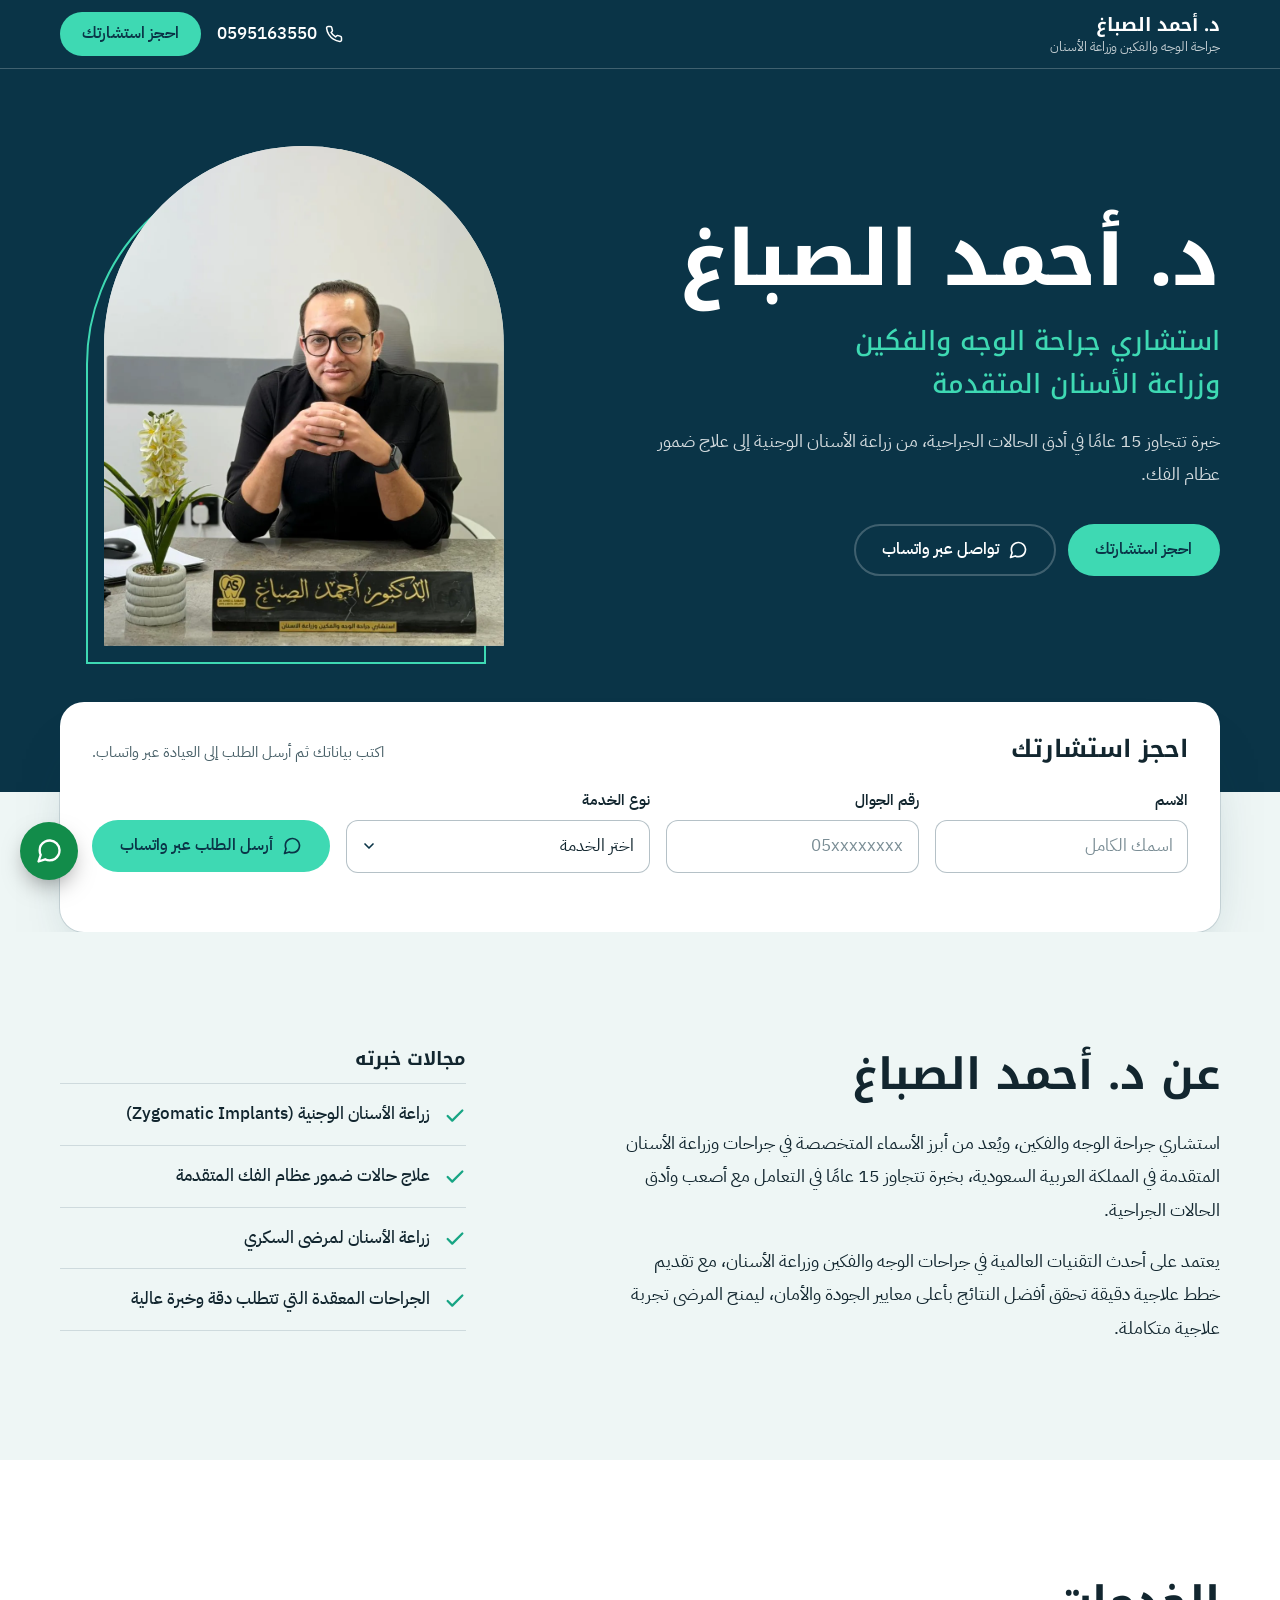
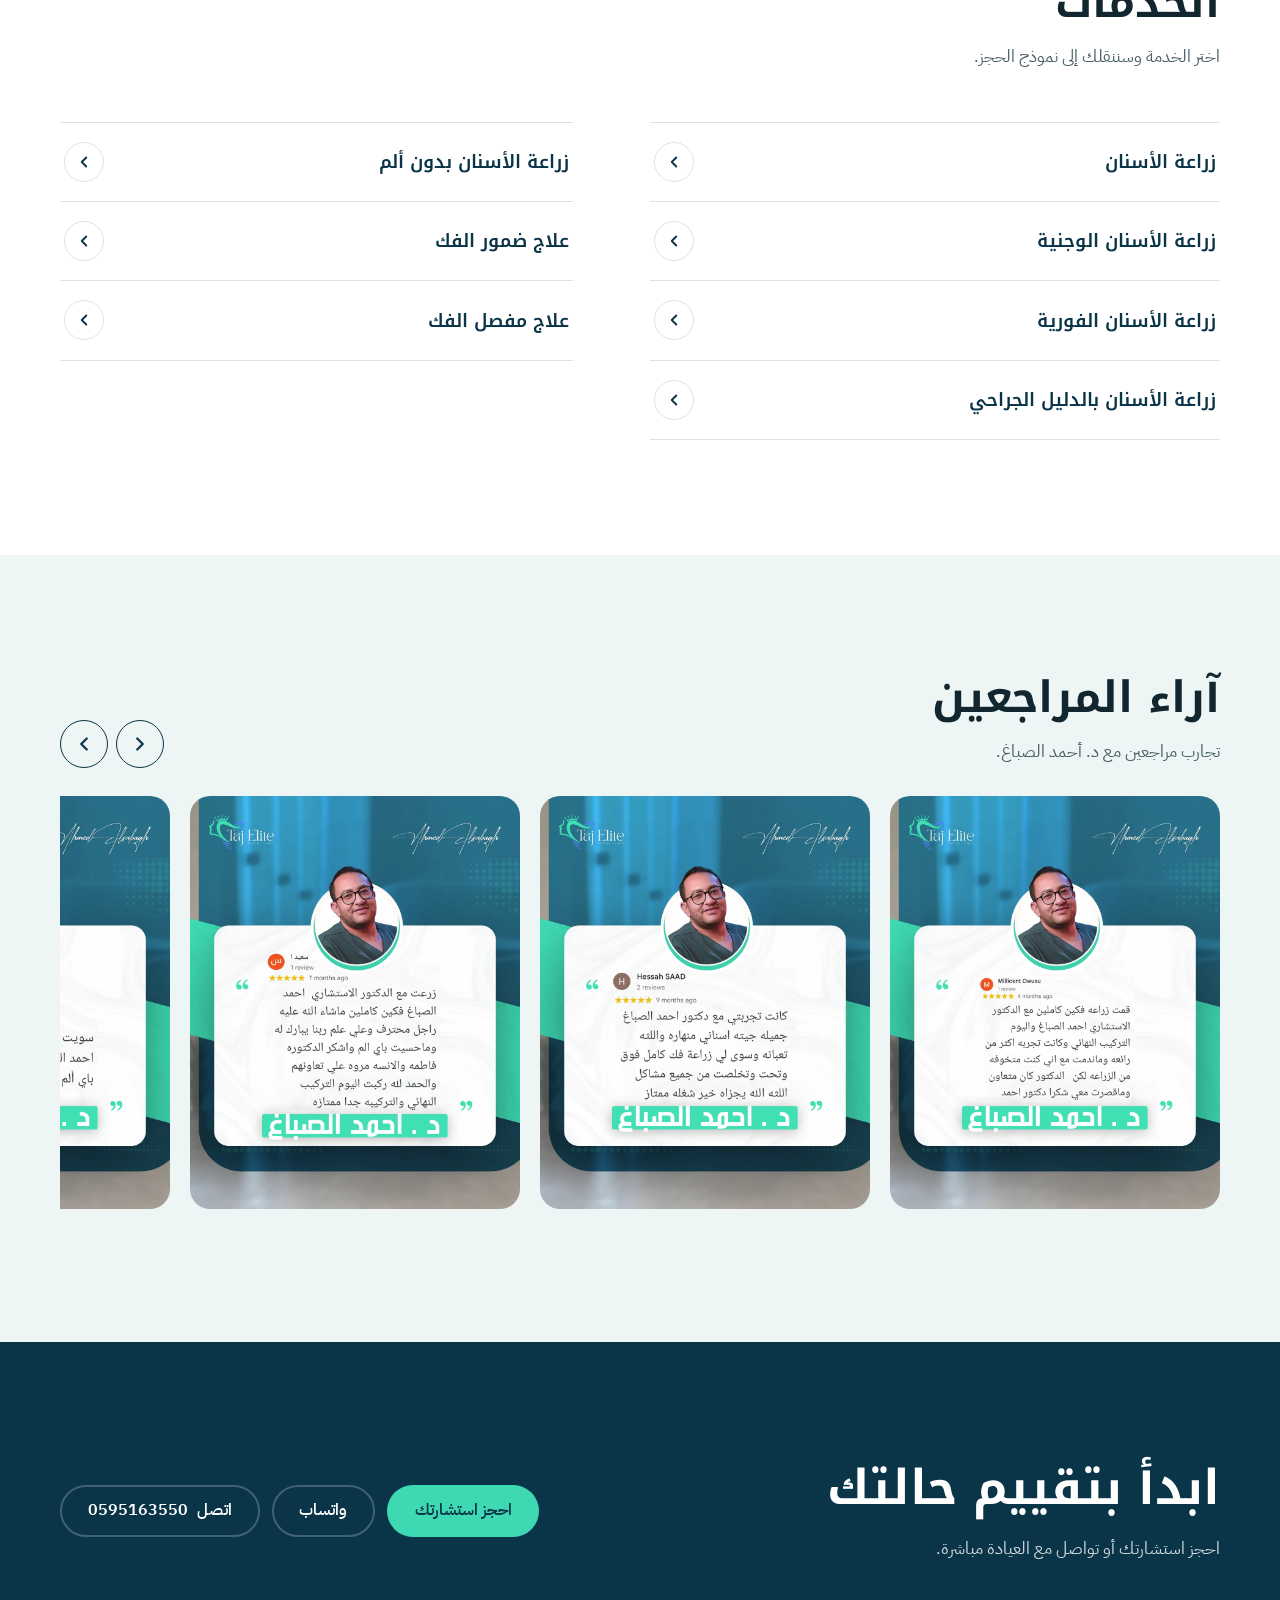
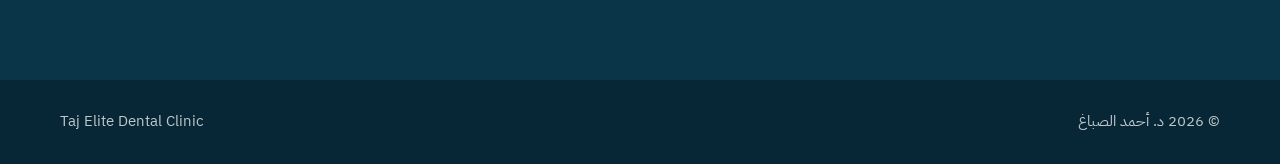
<file: index.html>
<!doctype html>
<html lang="ar" dir="rtl">
<head>
  <!-- Google Tag Manager -->
  <script>(function(w,d,s,l,i){w[l]=w[l]||[];w[l].push({'gtm.start':
  new Date().getTime(),event:'gtm.js'});var f=d.getElementsByTagName(s)[0],
  j=d.createElement(s),dl=l!='dataLayer'?'&l='+l:'';j.async=true;j.src=
  'https://www.googletagmanager.com/gtm.js?id='+i+dl;f.parentNode.insertBefore(j,f);
  })(window,document,'script','dataLayer','GTM-NWNV44PP');</script>
  <!-- End Google Tag Manager -->
  <meta charset="utf-8">
  <meta name="viewport" content="width=device-width, initial-scale=1">
  <title>د. أحمد الصباغ | استشاري جراحة الوجه والفكين وزراعة الأسنان</title>
  <meta name="description" content="د. أحمد الصباغ، استشاري جراحة الوجه والفكين بخبرة تتجاوز 15 عامًا في زراعة الأسنان المتقدمة، وزراعة الأسنان الوجنية، وعلاج ضمور عظام الفك. احجز استشارتك.">
  <meta name="theme-color" content="#0A3447">
  <meta property="og:type" content="website">
  <meta property="og:locale" content="ar_SA">
  <meta property="og:title" content="د. أحمد الصباغ | استشاري جراحة الوجه والفكين وزراعة الأسنان">
  <meta property="og:description" content="خبرة تتجاوز 15 عامًا في زراعة الأسنان المتقدمة وعلاج ضمور عظام الفك. احجز استشارتك.">
  <link rel="icon" href="data:image/svg+xml,%3Csvg xmlns='http://www.w3.org/2000/svg' viewBox='0 0 64 64'%3E%3Crect width='64' height='64' rx='14' fill='%230A3447'/%3E%3Ctext x='32' y='42' font-size='28' font-family='Arial' font-weight='700' text-anchor='middle' fill='%233ED9B3'%3EAS%3C/text%3E%3C/svg%3E">
  <link rel="preconnect" href="https://fonts.googleapis.com">
  <link rel="preconnect" href="https://fonts.gstatic.com" crossorigin>
  <link href="https://fonts.googleapis.com/css2?family=IBM+Plex+Sans+Arabic:wght@400;500;600&family=Noto+Kufi+Arabic:wght@500;600;700;800&display=swap" rel="stylesheet">
  <link rel="stylesheet" href="css/style.css">
  <link rel="preload" as="image" href="assets/img/dr-ahmed.webp" type="image/webp">
</head>
<body>
<!-- Google Tag Manager (noscript) -->
<noscript><iframe src="https://www.googletagmanager.com/ns.html?id=GTM-NWNV44PP"
height="0" width="0" style="display:none;visibility:hidden"></iframe></noscript>
<!-- End Google Tag Manager (noscript) -->

<header class="site-header on-dark">
  <div class="wrap">
    <a class="brand" href="#top" aria-label="د. أحمد الصباغ، أعلى الصفحة">
      <b>د. أحمد الصباغ</b>
      <small>جراحة الوجه والفكين وزراعة الأسنان</small>
    </a>
    <div class="header-actions">
      <a class="header-phone" href="tel:+966595163550">
        <svg viewBox="0 0 24 24" fill="none" stroke="currentColor" stroke-width="2" stroke-linecap="round" stroke-linejoin="round" aria-hidden="true"><path d="M22 16.92v3a2 2 0 0 1-2.18 2 19.79 19.79 0 0 1-8.63-3.07 19.5 19.5 0 0 1-6-6 19.79 19.79 0 0 1-3.07-8.67A2 2 0 0 1 4.11 2h3a2 2 0 0 1 2 1.72 12.84 12.84 0 0 0 .7 2.81 2 2 0 0 1-.45 2.11L8.09 9.91a16 16 0 0 0 6 6l1.27-1.27a2 2 0 0 1 2.11-.45 12.84 12.84 0 0 0 2.81.7A2 2 0 0 1 22 16.92z"/></svg>
        <bdi dir="ltr">0595163550</bdi>
      </a>
      <a class="btn btn-primary btn-sm" href="#book">احجز استشارتك</a>
    </div>
  </div>
</header>

<main id="top">

  <!-- Hero -->
  <section class="hero on-dark">
    <div class="wrap hero-grid">
      <div class="hero-copy">
        <h1>د. أحمد الصباغ</h1>
        <p class="lede">استشاري جراحة الوجه والفكين وزراعة الأسنان المتقدمة</p>
        <p class="sub">خبرة تتجاوز 15 عامًا في أدق الحالات الجراحية، من زراعة الأسنان الوجنية إلى علاج ضمور عظام الفك.</p>
        <div class="hero-actions">
          <a class="btn btn-primary" href="#book">احجز استشارتك</a>
          <a class="btn btn-ghost" href="https://wa.me/966595163550" data-wa="السلام عليكم، أرغب في الاستفسار عن استشارة مع د. أحمد الصباغ." target="_blank" rel="noopener">
            <svg viewBox="0 0 24 24" fill="none" stroke="currentColor" stroke-width="2" stroke-linecap="round" stroke-linejoin="round" aria-hidden="true"><path d="M21 11.5a8.38 8.38 0 0 1-.9 3.8 8.5 8.5 0 0 1-7.6 4.7 8.38 8.38 0 0 1-3.8-.9L3 21l1.9-5.7a8.38 8.38 0 0 1-.9-3.8 8.5 8.5 0 0 1 4.7-7.6 8.38 8.38 0 0 1 3.8-.9h.5a8.48 8.48 0 0 1 8 8v.5z"/></svg>
            تواصل عبر واتساب
          </a>
        </div>
      </div>
      <div class="arch-wrap">
        <div class="arch">
          <img src="assets/img/dr-ahmed.webp" width="960" height="1280" alt="الدكتور أحمد الصباغ في عيادته" fetchpriority="high">
        </div>
      </div>
    </div>
  </section>

  <!-- Booking form -->
  <section class="book" id="book" aria-labelledby="book-title">
    <div class="wrap">
      <div class="book-card">
        <div class="book-head">
          <h2 id="book-title">احجز استشارتك</h2>
          <p>اكتب بياناتك ثم أرسل الطلب إلى العيادة عبر واتساب.</p>
        </div>
        <form class="book-form" id="book-form" novalidate>
          <div class="field">
            <label for="f-name">الاسم</label>
            <input id="f-name" name="name" type="text" autocomplete="name" placeholder="اسمك الكامل" required aria-describedby="e-name">
            <p class="err" id="e-name"></p>
          </div>
          <div class="field">
            <label for="f-phone">رقم الجوال</label>
            <input id="f-phone" name="phone" type="tel" inputmode="tel" autocomplete="tel" dir="ltr" placeholder="05xxxxxxxx" required aria-describedby="e-phone">
            <p class="err" id="e-phone"></p>
          </div>
          <div class="field">
            <label for="f-service">نوع الخدمة</label>
            <select id="f-service" name="service" required aria-describedby="e-service">
              <option value="">اختر الخدمة</option>
            </select>
            <p class="err" id="e-service"></p>
          </div>
          <button class="btn btn-primary" type="submit">
            <svg viewBox="0 0 24 24" fill="none" stroke="currentColor" stroke-width="2" stroke-linecap="round" stroke-linejoin="round" aria-hidden="true"><path d="M21 11.5a8.38 8.38 0 0 1-.9 3.8 8.5 8.5 0 0 1-7.6 4.7 8.38 8.38 0 0 1-3.8-.9L3 21l1.9-5.7a8.38 8.38 0 0 1-.9-3.8 8.5 8.5 0 0 1 4.7-7.6 8.38 8.38 0 0 1 3.8-.9h.5a8.48 8.48 0 0 1 8 8v.5z"/></svg>
            أرسل الطلب عبر واتساب
          </button>
        </form>
        <p class="form-status" id="form-status" role="status" aria-live="polite"></p>
      </div>
    </div>
  </section>

  <!-- About -->
  <section class="section section--mist" id="about" aria-labelledby="about-title">
    <div class="wrap about-grid">
      <div class="about-copy">
        <h2 class="section-title" id="about-title">عن د. أحمد الصباغ</h2>
        <p>استشاري جراحة الوجه والفكين، ويُعد من أبرز الأسماء المتخصصة في جراحات وزراعة الأسنان المتقدمة في المملكة العربية السعودية، بخبرة تتجاوز 15 عامًا في التعامل مع أصعب وأدق الحالات الجراحية.</p>
        <p>يعتمد على أحدث التقنيات العالمية في جراحات الوجه والفكين وزراعة الأسنان، مع تقديم خطط علاجية دقيقة تحقق أفضل النتائج بأعلى معايير الجودة والأمان، ليمنح المرضى تجربة علاجية متكاملة.</p>
      </div>
      <div class="expertise">
        <h3>مجالات خبرته</h3>
        <ul>
          <li>
            <svg viewBox="0 0 24 24" fill="none" stroke="currentColor" stroke-width="2.5" stroke-linecap="round" stroke-linejoin="round" aria-hidden="true"><path d="M20 6L9 17l-5-5"/></svg>
            <span>زراعة الأسنان الوجنية <bdi dir="ltr">(Zygomatic Implants)</bdi></span>
          </li>
          <li>
            <svg viewBox="0 0 24 24" fill="none" stroke="currentColor" stroke-width="2.5" stroke-linecap="round" stroke-linejoin="round" aria-hidden="true"><path d="M20 6L9 17l-5-5"/></svg>
            <span>علاج حالات ضمور عظام الفك المتقدمة</span>
          </li>
          <li>
            <svg viewBox="0 0 24 24" fill="none" stroke="currentColor" stroke-width="2.5" stroke-linecap="round" stroke-linejoin="round" aria-hidden="true"><path d="M20 6L9 17l-5-5"/></svg>
            <span>زراعة الأسنان لمرضى السكري</span>
          </li>
          <li>
            <svg viewBox="0 0 24 24" fill="none" stroke="currentColor" stroke-width="2.5" stroke-linecap="round" stroke-linejoin="round" aria-hidden="true"><path d="M20 6L9 17l-5-5"/></svg>
            <span>الجراحات المعقدة التي تتطلب دقة وخبرة عالية</span>
          </li>
        </ul>
      </div>
    </div>
  </section>

  <!-- Services -->
  <section class="section" id="services" aria-labelledby="services-title">
    <div class="wrap">
      <div class="section-head">
        <h2 class="section-title" id="services-title">الخدمات</h2>
        <p>اختر الخدمة وسننقلك إلى نموذج الحجز.</p>
      </div>
      <ul class="services">
        <li><button class="service" type="button" data-service="زراعة الأسنان"><span><span class="sr-only">احجز موعدًا: </span>زراعة الأسنان</span><span class="chev" aria-hidden="true"><svg viewBox="0 0 24 24" fill="none" stroke="currentColor" stroke-width="2.5" stroke-linecap="round" stroke-linejoin="round"><path d="M15 18l-6-6 6-6"/></svg></span></button></li>
        <li><button class="service" type="button" data-service="زراعة الأسنان الوجنية"><span><span class="sr-only">احجز موعدًا: </span>زراعة الأسنان الوجنية</span><span class="chev" aria-hidden="true"><svg viewBox="0 0 24 24" fill="none" stroke="currentColor" stroke-width="2.5" stroke-linecap="round" stroke-linejoin="round"><path d="M15 18l-6-6 6-6"/></svg></span></button></li>
        <li><button class="service" type="button" data-service="زراعة الأسنان الفورية"><span><span class="sr-only">احجز موعدًا: </span>زراعة الأسنان الفورية</span><span class="chev" aria-hidden="true"><svg viewBox="0 0 24 24" fill="none" stroke="currentColor" stroke-width="2.5" stroke-linecap="round" stroke-linejoin="round"><path d="M15 18l-6-6 6-6"/></svg></span></button></li>
        <li><button class="service" type="button" data-service="زراعة الأسنان بالدليل الجراحي"><span><span class="sr-only">احجز موعدًا: </span>زراعة الأسنان بالدليل الجراحي</span><span class="chev" aria-hidden="true"><svg viewBox="0 0 24 24" fill="none" stroke="currentColor" stroke-width="2.5" stroke-linecap="round" stroke-linejoin="round"><path d="M15 18l-6-6 6-6"/></svg></span></button></li>
        <li><button class="service" type="button" data-service="زراعة الأسنان بدون ألم"><span><span class="sr-only">احجز موعدًا: </span>زراعة الأسنان بدون ألم</span><span class="chev" aria-hidden="true"><svg viewBox="0 0 24 24" fill="none" stroke="currentColor" stroke-width="2.5" stroke-linecap="round" stroke-linejoin="round"><path d="M15 18l-6-6 6-6"/></svg></span></button></li>
        <li><button class="service" type="button" data-service="علاج ضمور الفك"><span><span class="sr-only">احجز موعدًا: </span>علاج ضمور الفك</span><span class="chev" aria-hidden="true"><svg viewBox="0 0 24 24" fill="none" stroke="currentColor" stroke-width="2.5" stroke-linecap="round" stroke-linejoin="round"><path d="M15 18l-6-6 6-6"/></svg></span></button></li>
        <li><button class="service" type="button" data-service="علاج مفصل الفك"><span><span class="sr-only">احجز موعدًا: </span>علاج مفصل الفك</span><span class="chev" aria-hidden="true"><svg viewBox="0 0 24 24" fill="none" stroke="currentColor" stroke-width="2.5" stroke-linecap="round" stroke-linejoin="round"><path d="M15 18l-6-6 6-6"/></svg></span></button></li>
      </ul>
    </div>
  </section>

  <!-- Reviews -->
  <section class="section section--mist" id="reviews" aria-labelledby="reviews-title">
    <div class="wrap">
      <div class="reviews-head">
        <div class="section-head">
          <h2 class="section-title" id="reviews-title">آراء المراجعين</h2>
          <p>تجارب مراجعين مع د. أحمد الصباغ.</p>
        </div>
        <div class="nav-btns">
          <button class="nav-btn" type="button" data-prev aria-label="السابق">
            <svg viewBox="0 0 24 24" fill="none" stroke="currentColor" stroke-width="2.5" stroke-linecap="round" stroke-linejoin="round" aria-hidden="true"><path d="M9 18l6-6-6-6"/></svg>
          </button>
          <button class="nav-btn" type="button" data-next aria-label="التالي">
            <svg viewBox="0 0 24 24" fill="none" stroke="currentColor" stroke-width="2.5" stroke-linecap="round" stroke-linejoin="round" aria-hidden="true"><path d="M15 18l-6-6 6-6"/></svg>
          </button>
        </div>
      </div>
    </div>
    <div class="wrap">
      <div class="track" tabindex="0" role="region" aria-label="آراء المراجعين">
        <div class="card"><button type="button" data-zoom aria-label="تكبير الرأي"><img src="assets/img/review-1.webp" width="1080" height="1350" loading="lazy" alt="تقييم خمس نجوم من مراجع عن زراعة فكين كاملين والتركيب النهائي"></button></div>
        <div class="card"><button type="button" data-zoom aria-label="تكبير الرأي"><img src="assets/img/review-2.webp" width="1080" height="1350" loading="lazy" alt="تقييم خمس نجوم من مراجعة عن زراعة فك كامل فوق وتحت"></button></div>
        <div class="card"><button type="button" data-zoom aria-label="تكبير الرأي"><img src="assets/img/review-3.webp" width="1080" height="1350" loading="lazy" alt="تقييم خمس نجوم من مراجع عن زراعة فكين كاملين والتركيب النهائي"></button></div>
        <div class="card"><button type="button" data-zoom aria-label="تكبير الرأي"><img src="assets/img/review-4.webp" width="1080" height="1350" loading="lazy" alt="تقييم خمس نجوم من مراجع عن زراعة فكين كاملين"></button></div>
        <div class="card card--video">
          <button class="play" type="button" data-drive="1pBPYtu5cockchjwny9_iseG0csJYNAu9" data-title="فيديو مراجع 1">
            <span class="play-icon" aria-hidden="true"><svg viewBox="0 0 24 24" fill="currentColor"><path d="M8 5v14l11-7z"/></svg></span>
            شاهد الفيديو
          </button>
        </div>
        <div class="card card--video">
          <button class="play" type="button" data-drive="1YOEHFYUYEqjG8U6_4H08D1gb12SCWOiL" data-title="فيديو مراجع 2">
            <span class="play-icon" aria-hidden="true"><svg viewBox="0 0 24 24" fill="currentColor"><path d="M8 5v14l11-7z"/></svg></span>
            شاهد الفيديو
          </button>
        </div>
        <div class="card card--video">
          <button class="play" type="button" data-drive="1L5WltBIYl0XYvbKMdEs8YGYnTDdW99q7" data-title="فيديو مراجع 3">
            <span class="play-icon" aria-hidden="true"><svg viewBox="0 0 24 24" fill="currentColor"><path d="M8 5v14l11-7z"/></svg></span>
            شاهد الفيديو
          </button>
        </div>
      </div>
    </div>
  </section>

  <!-- Closing call to action -->
  <section class="section cta on-dark" aria-labelledby="cta-title">
    <div class="wrap cta-inner">
      <div>
        <h2 id="cta-title">ابدأ بتقييم حالتك</h2>
        <p>احجز استشارتك أو تواصل مع العيادة مباشرة.</p>
      </div>
      <div class="cta-actions">
        <a class="btn btn-primary" href="#book">احجز استشارتك</a>
        <a class="btn btn-ghost" href="https://wa.me/966595163550" data-wa="السلام عليكم، أرغب في حجز استشارة مع د. أحمد الصباغ." target="_blank" rel="noopener">واتساب</a>
        <a class="btn btn-ghost" href="tel:+966595163550">اتصل <bdi dir="ltr">0595163550</bdi></a>
      </div>
    </div>
  </section>

</main>

<footer class="site-footer on-dark">
  <div class="wrap">
    <span>© <span id="year">2026</span> د. أحمد الصباغ</span>
    <span dir="ltr">Taj Elite Dental Clinic</span>
  </div>
</footer>

<a class="fab" href="https://wa.me/966595163550" data-wa="السلام عليكم، أرغب في حجز استشارة مع د. أحمد الصباغ." target="_blank" rel="noopener" aria-label="تواصل عبر واتساب">
  <svg viewBox="0 0 24 24" fill="none" stroke="currentColor" stroke-width="2" stroke-linecap="round" stroke-linejoin="round" aria-hidden="true"><path d="M21 11.5a8.38 8.38 0 0 1-.9 3.8 8.5 8.5 0 0 1-7.6 4.7 8.38 8.38 0 0 1-3.8-.9L3 21l1.9-5.7a8.38 8.38 0 0 1-.9-3.8 8.5 8.5 0 0 1 4.7-7.6 8.38 8.38 0 0 1 3.8-.9h.5a8.48 8.48 0 0 1 8 8v.5z"/></svg>
</a>

<dialog class="lightbox" id="lightbox" aria-label="عرض الرأي">
  <img alt="">
  <form method="dialog">
    <button class="lightbox-close" aria-label="إغلاق">
      <svg viewBox="0 0 24 24" fill="none" stroke="currentColor" stroke-width="2.5" stroke-linecap="round" stroke-linejoin="round" aria-hidden="true"><path d="M18 6L6 18M6 6l12 12"/></svg>
    </button>
  </form>
</dialog>

<script src="js/main.js" defer></script>
</body>
</html>
</file>
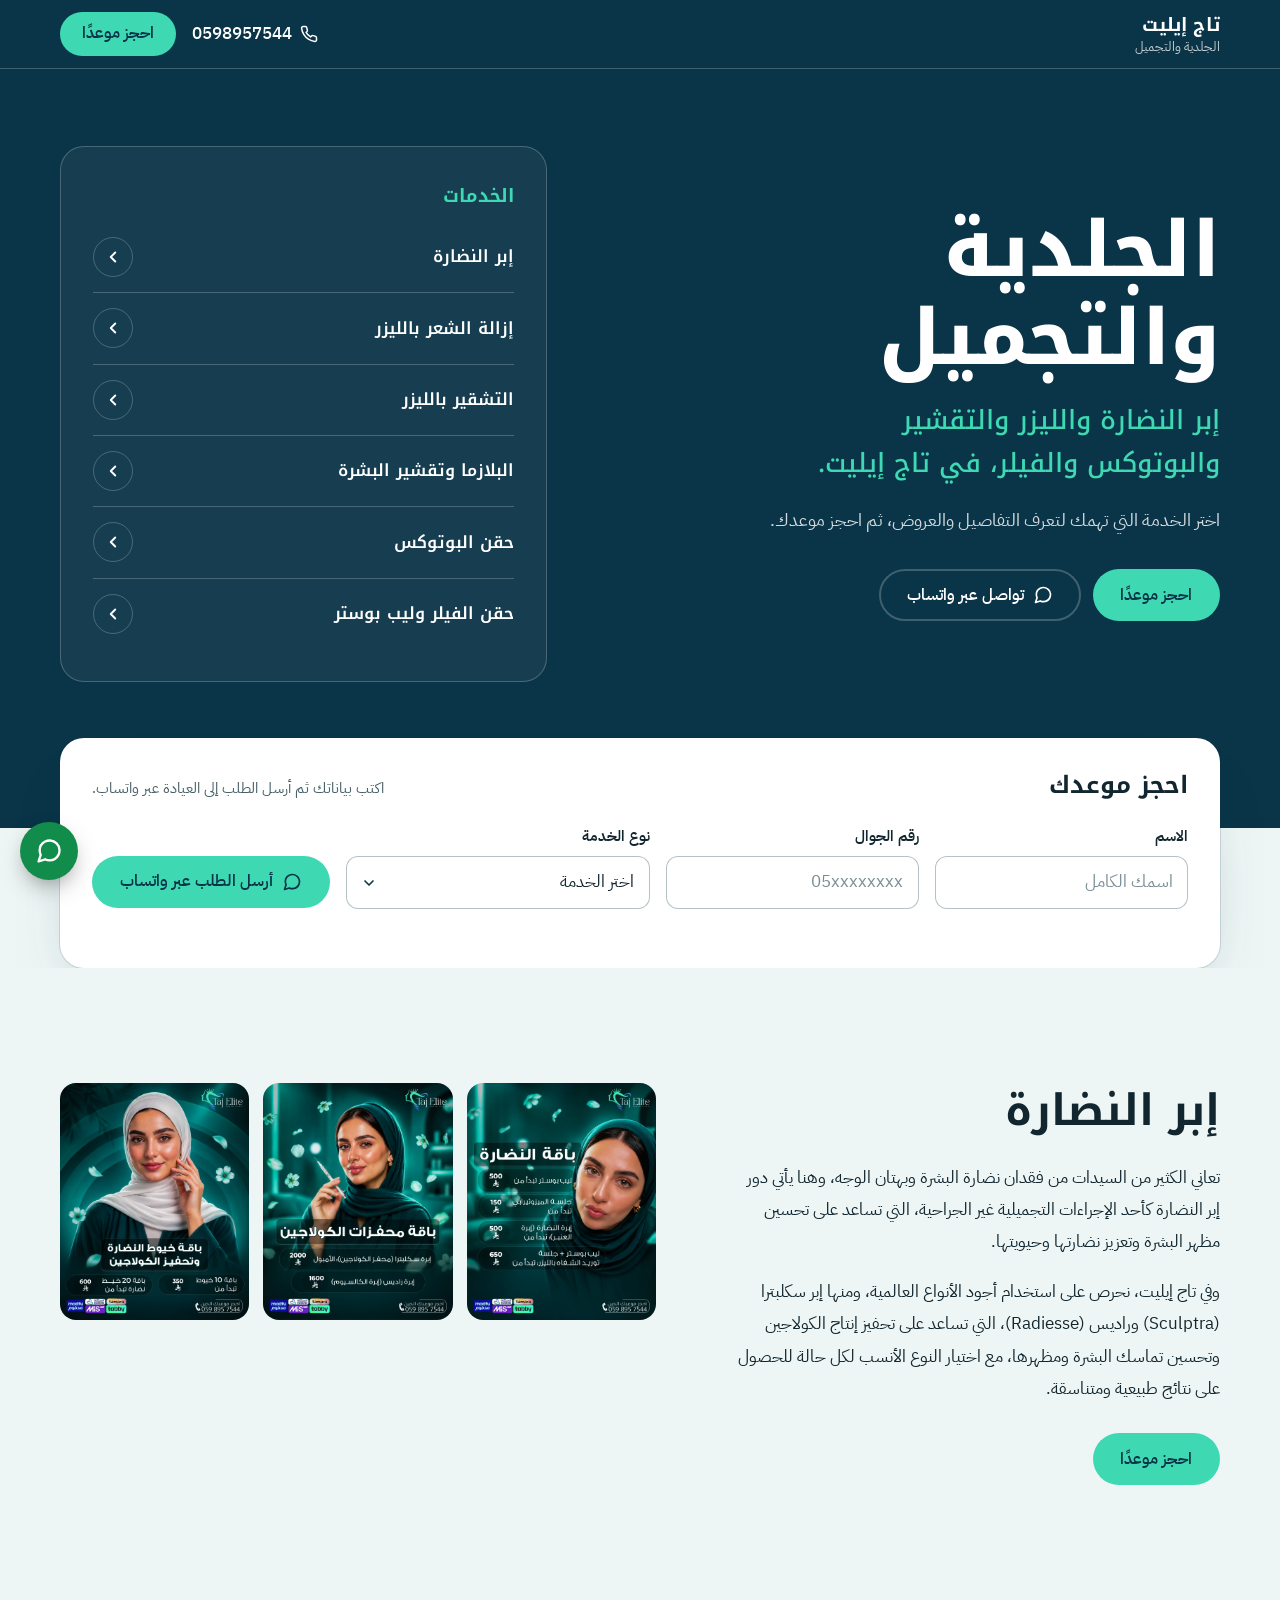
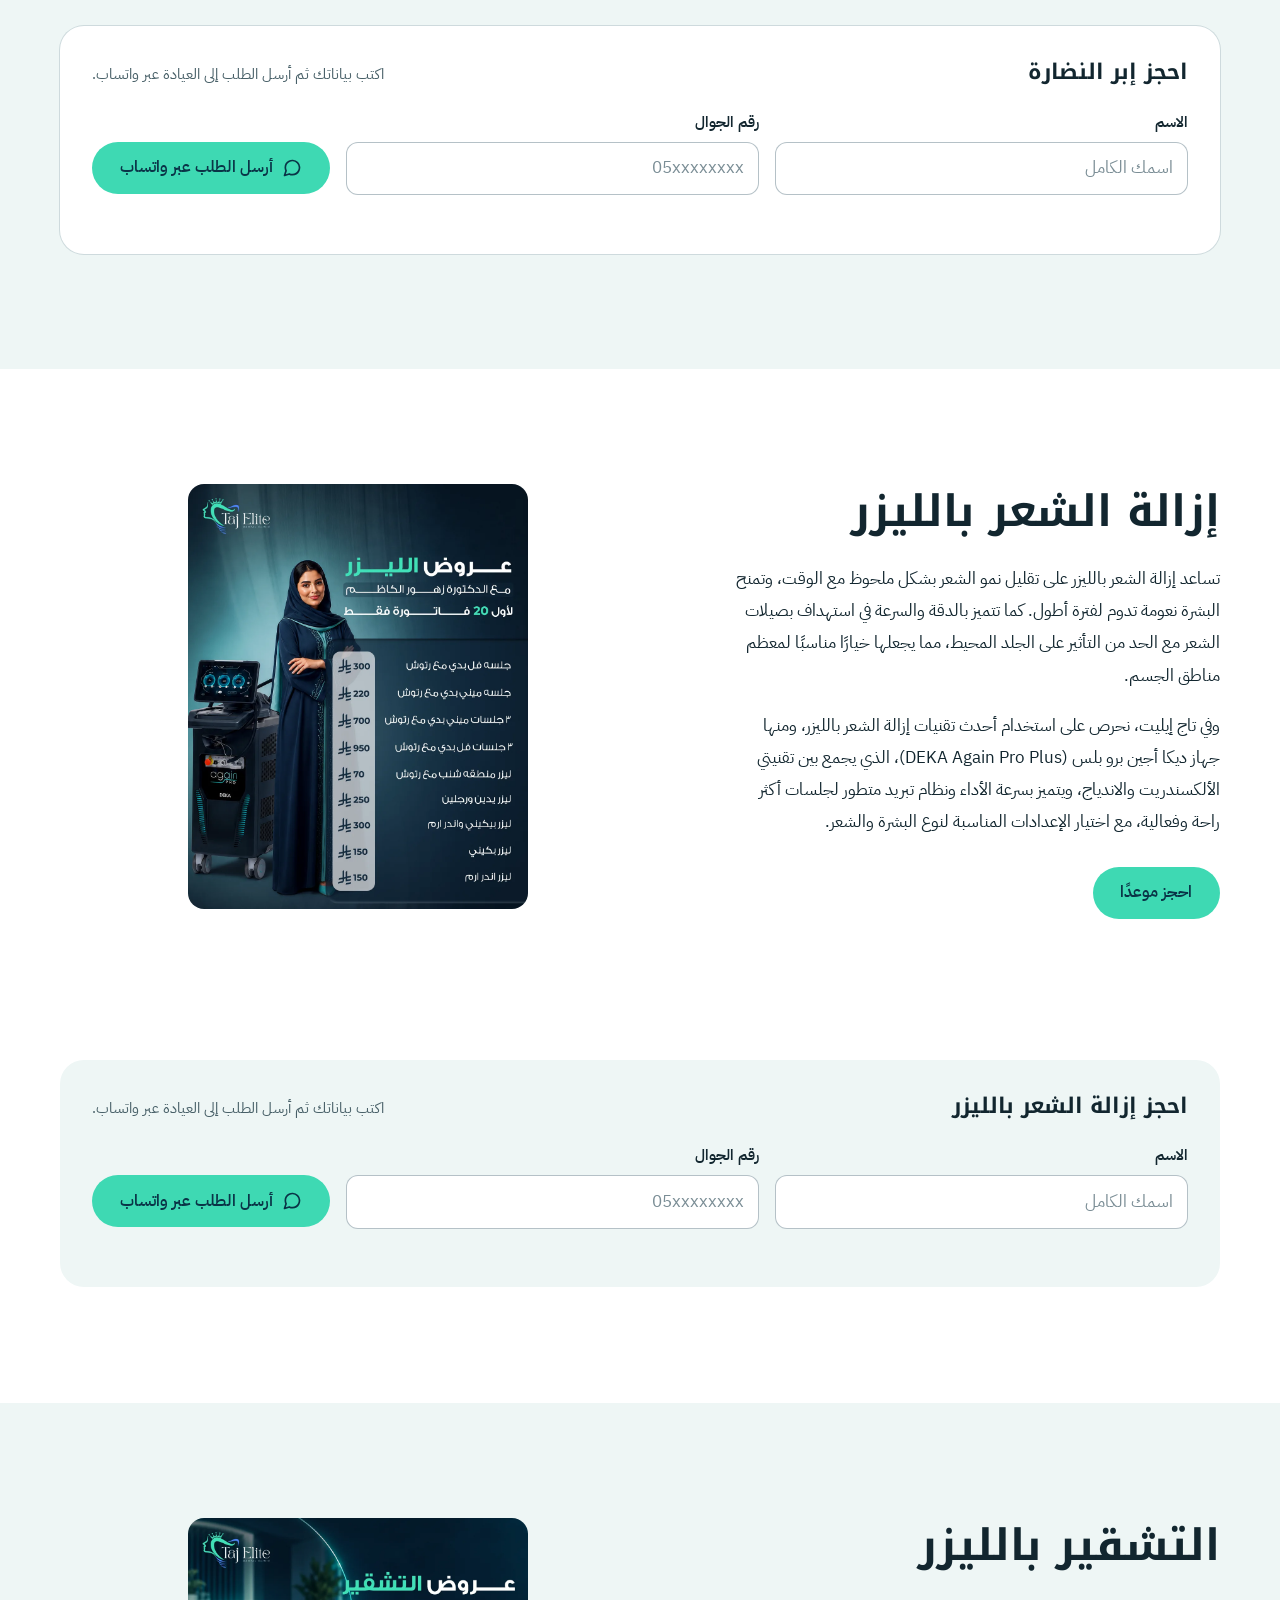
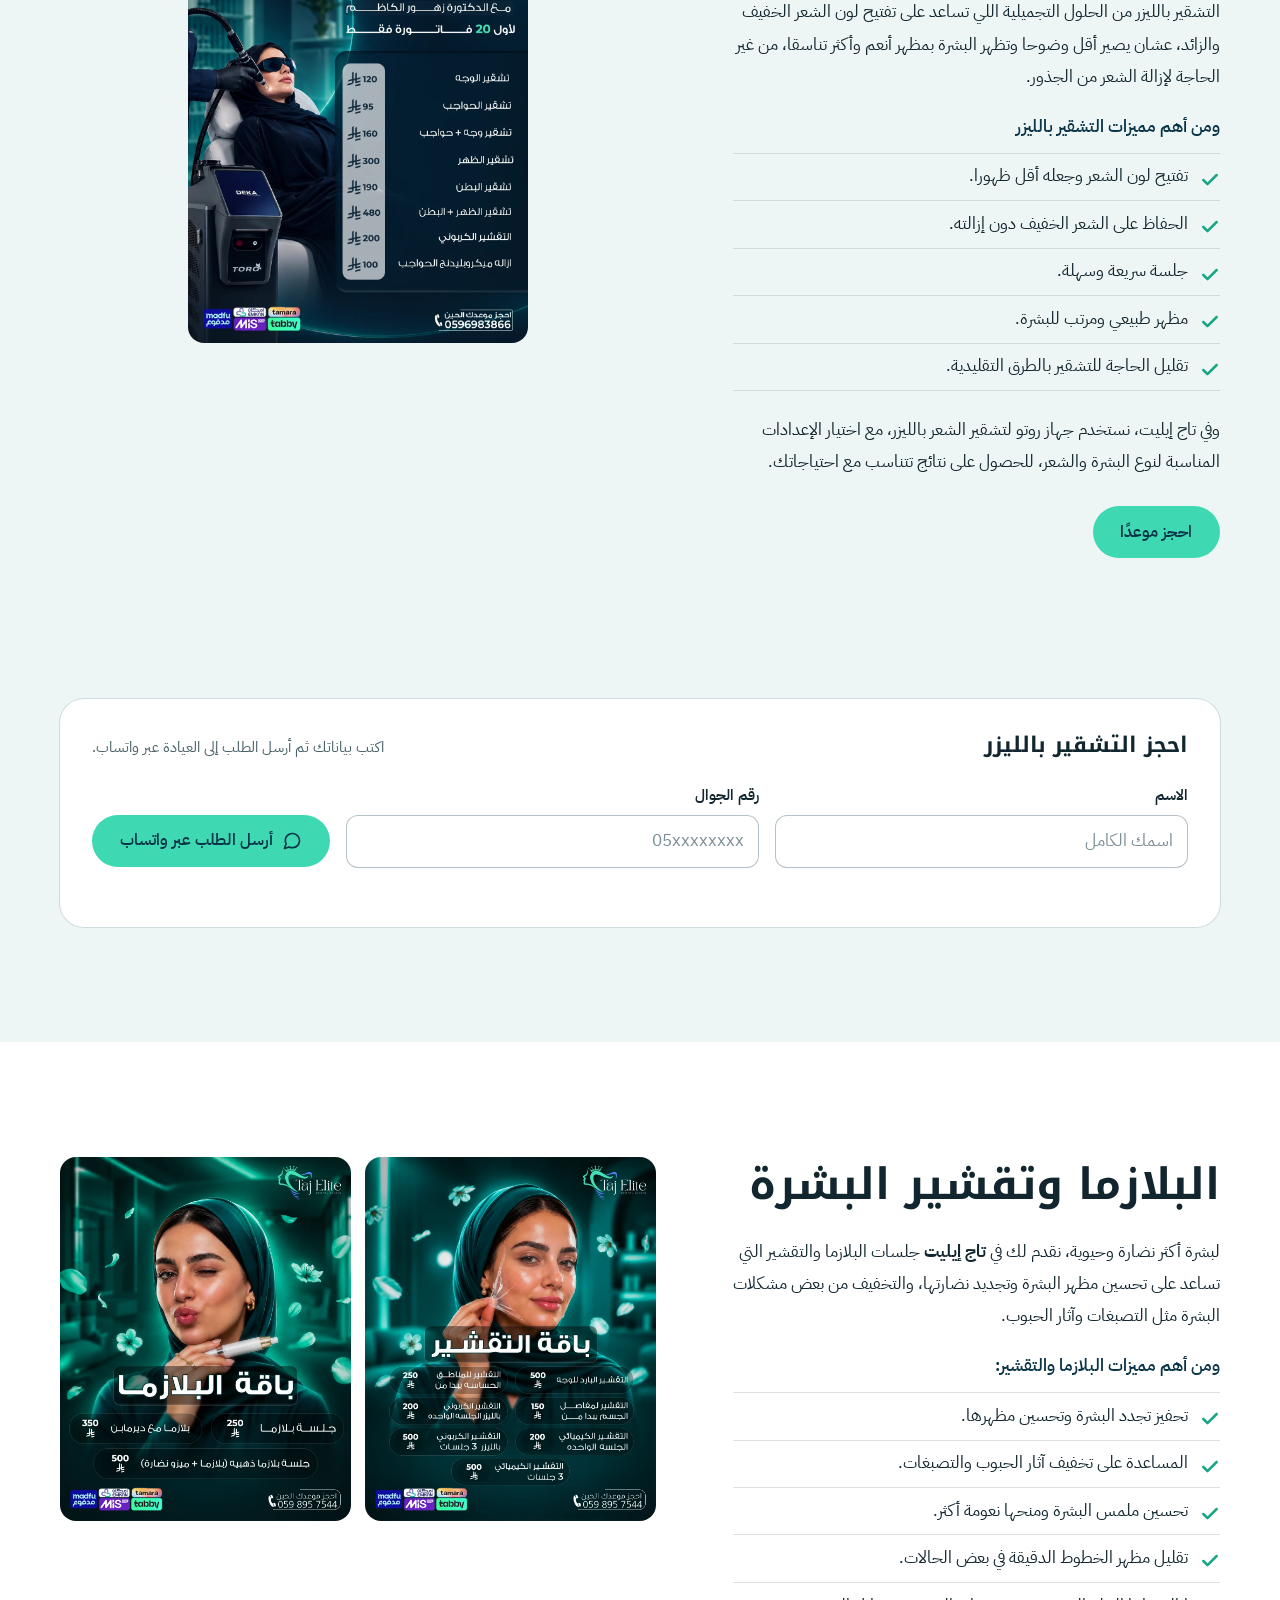
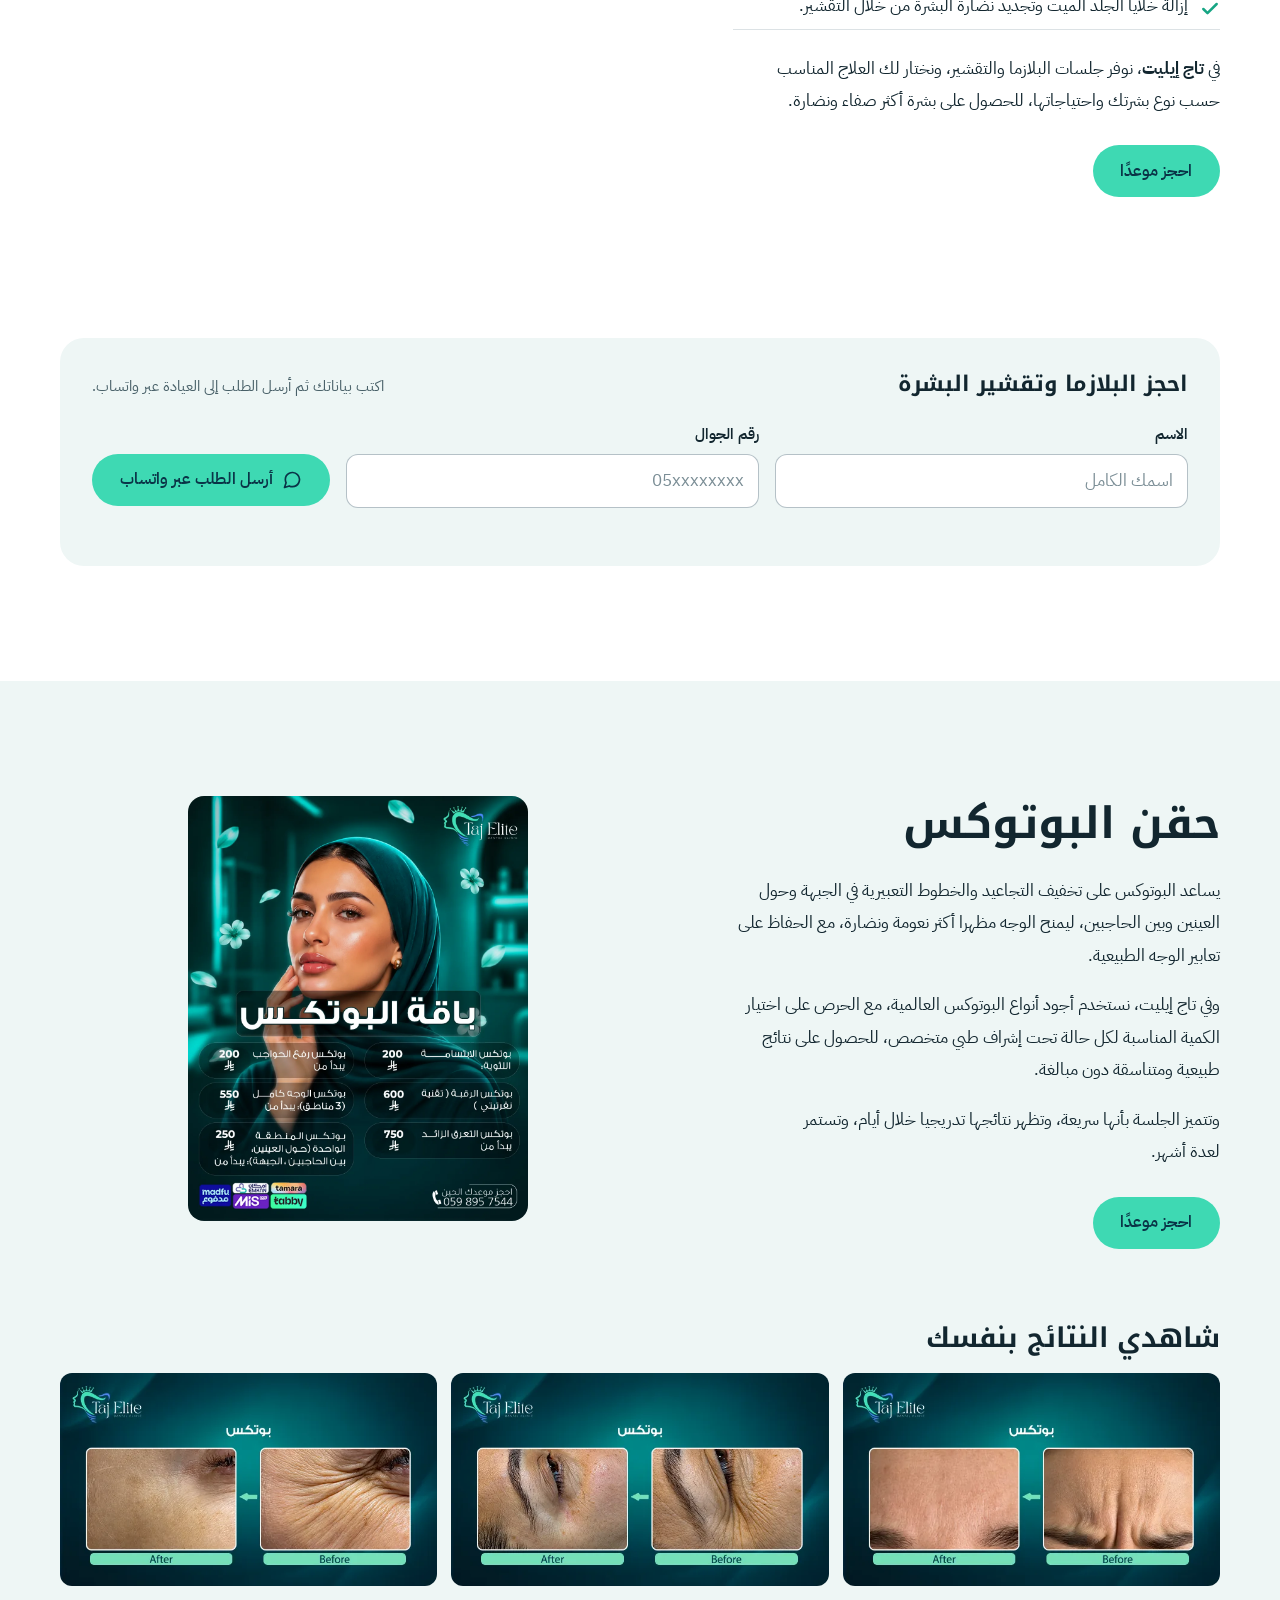
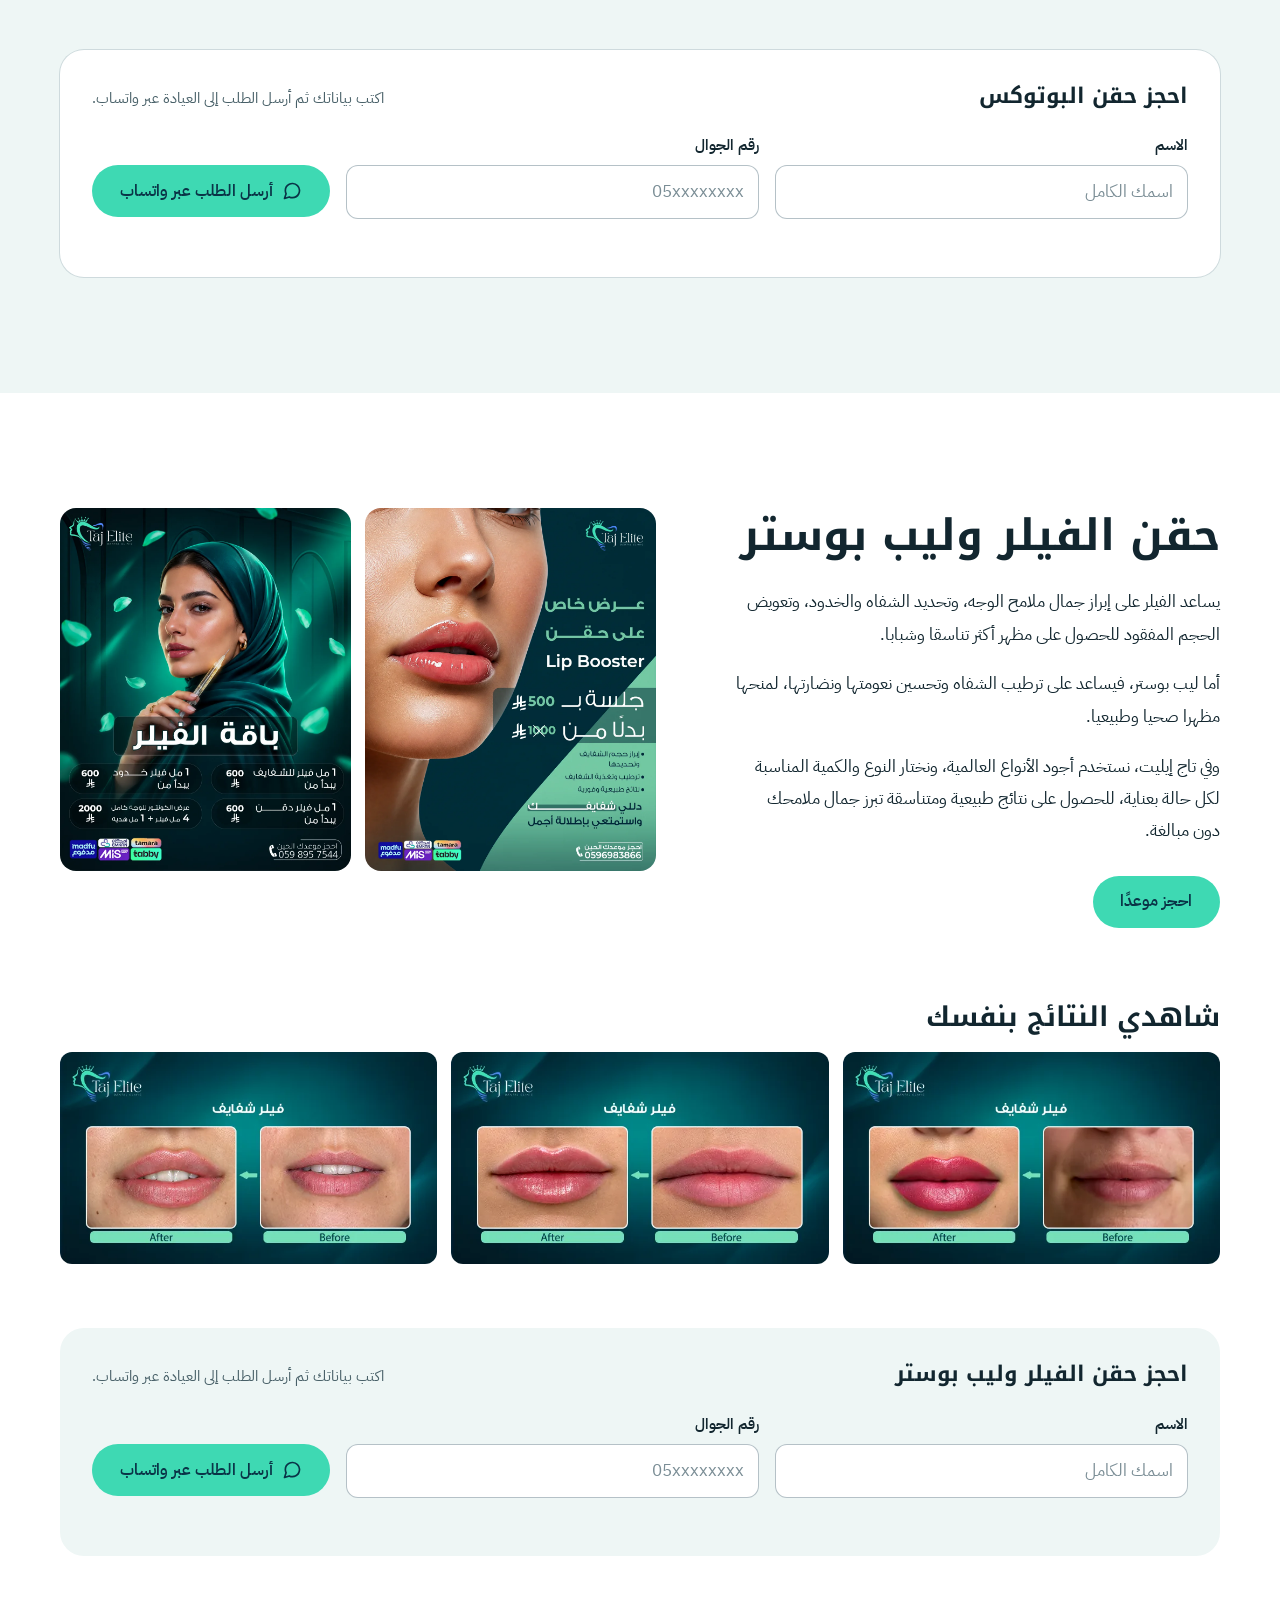
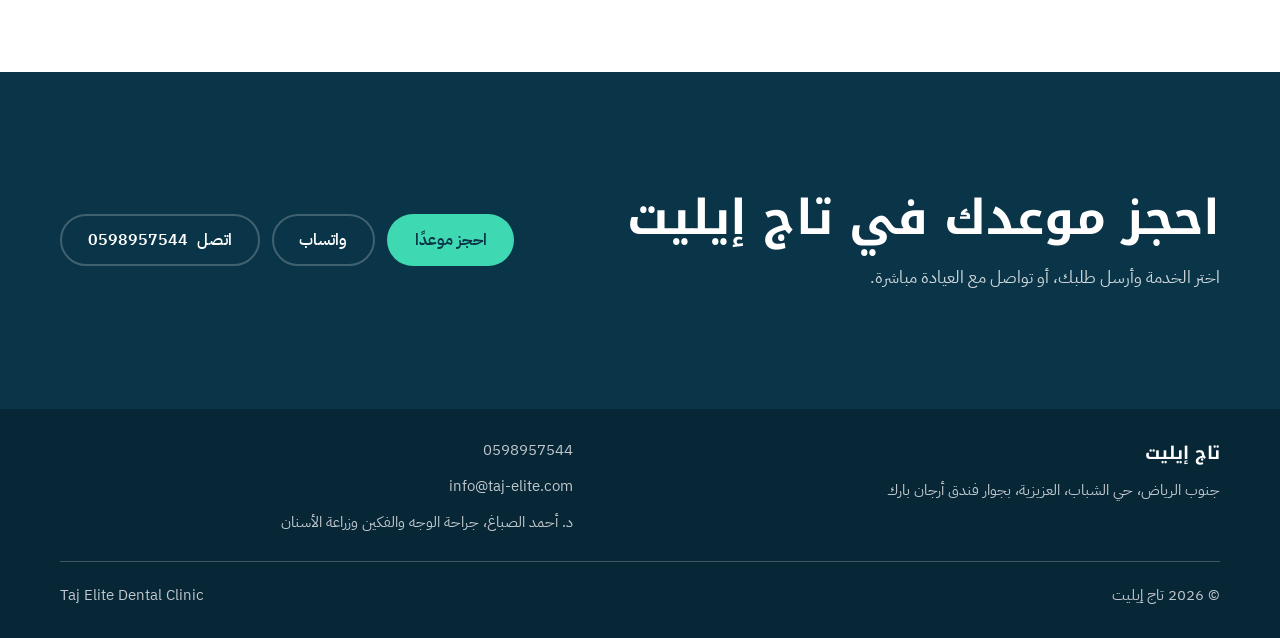
<file: cosmetic-and-dermatological/index.html>
<!doctype html>
<html lang="ar" dir="rtl">
<head>
  <!-- Google Tag Manager -->
  <script>(function(w,d,s,l,i){w[l]=w[l]||[];w[l].push({'gtm.start':
  new Date().getTime(),event:'gtm.js'});var f=d.getElementsByTagName(s)[0],
  j=d.createElement(s),dl=l!='dataLayer'?'&l='+l:'';j.async=true;j.src=
  'https://www.googletagmanager.com/gtm.js?id='+i+dl;f.parentNode.insertBefore(j,f);
  })(window,document,'script','dataLayer','GTM-NWNV44PP');</script>
  <!-- End Google Tag Manager -->
  <meta charset="utf-8">
  <meta name="viewport" content="width=device-width, initial-scale=1">
  <title>الجلدية والتجميل | تاج إيليت</title>
  <meta name="description" content="إبر النضارة وإزالة الشعر بالليزر والتشقير والبلازما والتقشير وحقن البوتوكس والفيلر في تاج إيليت. اختر الخدمة واحجز موعدك.">
  <meta name="theme-color" content="#0A3447">
  <meta property="og:type" content="website">
  <meta property="og:locale" content="ar_SA">
  <meta property="og:title" content="الجلدية والتجميل | تاج إيليت">
  <meta property="og:description" content="إبر النضارة، الليزر، البلازما والتقشير، البوتوكس والفيلر. اختر الخدمة واحجز موعدك.">
  <link rel="icon" href="data:image/svg+xml,%3Csvg xmlns='http://www.w3.org/2000/svg' viewBox='0 0 64 64'%3E%3Crect width='64' height='64' rx='14' fill='%230A3447'/%3E%3Ctext x='32' y='42' font-size='28' font-family='Arial' font-weight='700' text-anchor='middle' fill='%233ED9B3'%3ETE%3C/text%3E%3C/svg%3E">
  <link rel="preconnect" href="https://fonts.googleapis.com">
  <link rel="preconnect" href="https://fonts.gstatic.com" crossorigin>
  <link href="https://fonts.googleapis.com/css2?family=IBM+Plex+Sans+Arabic:wght@400;500;600&family=Noto+Kufi+Arabic:wght@500;600;700;800&display=swap" rel="stylesheet">
  <link rel="stylesheet" href="../css/style.css">
  <link rel="stylesheet" href="../css/derma.css">
</head>
<body>
<!-- Google Tag Manager (noscript) -->
<noscript><iframe src="https://www.googletagmanager.com/ns.html?id=GTM-NWNV44PP"
height="0" width="0" style="display:none;visibility:hidden"></iframe></noscript>
<!-- End Google Tag Manager (noscript) -->

<header class="site-header on-dark">
  <div class="wrap">
    <a class="brand" href="#top" aria-label="تاج إيليت، أعلى الصفحة">
      <b>تاج إيليت</b>
      <small>الجلدية والتجميل</small>
    </a>
    <div class="header-actions">
      <a class="header-phone" href="tel:+966598957544">
        <svg viewBox="0 0 24 24" fill="none" stroke="currentColor" stroke-width="2" stroke-linecap="round" stroke-linejoin="round" aria-hidden="true"><path d="M22 16.92v3a2 2 0 0 1-2.18 2 19.79 19.79 0 0 1-8.63-3.07 19.5 19.5 0 0 1-6-6 19.79 19.79 0 0 1-3.07-8.67A2 2 0 0 1 4.11 2h3a2 2 0 0 1 2 1.72 12.84 12.84 0 0 0 .7 2.81 2 2 0 0 1-.45 2.11L8.09 9.91a16 16 0 0 0 6 6l1.27-1.27a2 2 0 0 1 2.11-.45 12.84 12.84 0 0 0 2.81.7A2 2 0 0 1 22 16.92z"/></svg>
        <bdi dir="ltr">0598957544</bdi>
      </a>
      <a class="btn btn-primary btn-sm" href="#book">احجز موعدًا</a>
    </div>
  </div>
</header>

<main id="top">

  <!-- Hero -->
  <section class="hero on-dark">
    <div class="wrap derma-hero-grid">
      <div class="hero-copy">
        <h1>الجلدية والتجميل</h1>
        <p class="lede">إبر النضارة والليزر والتقشير والبوتوكس والفيلر، في تاج إيليت.</p>
        <p class="sub">اختر الخدمة التي تهمك لتعرف التفاصيل والعروض، ثم احجز موعدك.</p>
        <div class="hero-actions">
          <a class="btn btn-primary" href="#book">احجز موعدًا</a>
          <a class="btn btn-ghost" href="https://wa.me/966598957544" data-wa="السلام عليكم، أرغب في الاستفسار عن خدمات الجلدية والتجميل." target="_blank" rel="noopener">
            <svg viewBox="0 0 24 24" fill="none" stroke="currentColor" stroke-width="2" stroke-linecap="round" stroke-linejoin="round" aria-hidden="true"><path d="M21 11.5a8.38 8.38 0 0 1-.9 3.8 8.5 8.5 0 0 1-7.6 4.7 8.38 8.38 0 0 1-3.8-.9L3 21l1.9-5.7a8.38 8.38 0 0 1-.9-3.8 8.5 8.5 0 0 1 4.7-7.6 8.38 8.38 0 0 1 3.8-.9h.5a8.48 8.48 0 0 1 8 8v.5z"/></svg>
            تواصل عبر واتساب
          </a>
        </div>
      </div>
      <nav class="hero-index" aria-label="الخدمات">
        <p class="hero-index-title">الخدمات</p>
        <ul>
          <li><a href="#fresh"><span>إبر النضارة</span><span class="chev" aria-hidden="true"><svg viewBox="0 0 24 24" fill="none" stroke="currentColor" stroke-width="2.5" stroke-linecap="round" stroke-linejoin="round"><path d="M15 18l-6-6 6-6"/></svg></span></a></li>
          <li><a href="#laser-hair"><span>إزالة الشعر بالليزر</span><span class="chev" aria-hidden="true"><svg viewBox="0 0 24 24" fill="none" stroke="currentColor" stroke-width="2.5" stroke-linecap="round" stroke-linejoin="round"><path d="M15 18l-6-6 6-6"/></svg></span></a></li>
          <li><a href="#laser-bleach"><span>التشقير بالليزر</span><span class="chev" aria-hidden="true"><svg viewBox="0 0 24 24" fill="none" stroke="currentColor" stroke-width="2.5" stroke-linecap="round" stroke-linejoin="round"><path d="M15 18l-6-6 6-6"/></svg></span></a></li>
          <li><a href="#plasma"><span>البلازما وتقشير البشرة</span><span class="chev" aria-hidden="true"><svg viewBox="0 0 24 24" fill="none" stroke="currentColor" stroke-width="2.5" stroke-linecap="round" stroke-linejoin="round"><path d="M15 18l-6-6 6-6"/></svg></span></a></li>
          <li><a href="#botox"><span>حقن البوتوكس</span><span class="chev" aria-hidden="true"><svg viewBox="0 0 24 24" fill="none" stroke="currentColor" stroke-width="2.5" stroke-linecap="round" stroke-linejoin="round"><path d="M15 18l-6-6 6-6"/></svg></span></a></li>
          <li><a href="#filler"><span>حقن الفيلر وليب بوستر</span><span class="chev" aria-hidden="true"><svg viewBox="0 0 24 24" fill="none" stroke="currentColor" stroke-width="2.5" stroke-linecap="round" stroke-linejoin="round"><path d="M15 18l-6-6 6-6"/></svg></span></a></li>
        </ul>
      </nav>
    </div>
  </section>

  <!-- Booking form -->
  <section class="book" id="book" aria-labelledby="book-title">
    <div class="wrap">
      <div class="book-card">
        <div class="book-head">
          <h2 id="book-title">احجز موعدك</h2>
          <p>اكتب بياناتك ثم أرسل الطلب إلى العيادة عبر واتساب.</p>
        </div>
        <form class="book-form" id="book-form" novalidate>
          <div class="field">
            <label for="f-name">الاسم</label>
            <input id="f-name" name="name" type="text" autocomplete="name" placeholder="اسمك الكامل" required aria-describedby="e-name">
            <p class="err" id="e-name"></p>
          </div>
          <div class="field">
            <label for="f-phone">رقم الجوال</label>
            <input id="f-phone" name="phone" type="tel" inputmode="tel" autocomplete="tel" dir="ltr" placeholder="05xxxxxxxx" required aria-describedby="e-phone">
            <p class="err" id="e-phone"></p>
          </div>
          <div class="field">
            <label for="f-service">نوع الخدمة</label>
            <select id="f-service" name="service" required aria-describedby="e-service">
              <option value="">اختر الخدمة</option>
              <option>إبر النضارة</option>
              <option>إزالة الشعر بالليزر</option>
              <option>التشقير بالليزر</option>
              <option>البلازما وتقشير البشرة</option>
              <option>حقن البوتوكس</option>
              <option>حقن الفيلر وليب بوستر</option>
            </select>
            <p class="err" id="e-service"></p>
          </div>
          <button class="btn btn-primary" type="submit">
            <svg viewBox="0 0 24 24" fill="none" stroke="currentColor" stroke-width="2" stroke-linecap="round" stroke-linejoin="round" aria-hidden="true"><path d="M21 11.5a8.38 8.38 0 0 1-.9 3.8 8.5 8.5 0 0 1-7.6 4.7 8.38 8.38 0 0 1-3.8-.9L3 21l1.9-5.7a8.38 8.38 0 0 1-.9-3.8 8.5 8.5 0 0 1 4.7-7.6 8.38 8.38 0 0 1 3.8-.9h.5a8.48 8.48 0 0 1 8 8v.5z"/></svg>
            أرسل الطلب عبر واتساب
          </button>
        </form>
        <p class="form-status" id="form-status" role="status" aria-live="polite"></p>
      </div>
    </div>
  </section>

  <!-- إبر النضارة -->
  <section class="section section--mist svc" id="fresh" aria-labelledby="t-fresh">
    <div class="wrap svc-grid">
      <div class="svc-copy">
        <h2 class="section-title" id="t-fresh">إبر النضارة</h2>
        <p>تعاني الكثير من السيدات من فقدان نضارة البشرة وبهتان الوجه، وهنا يأتي دور إبر النضارة كأحد الإجراءات التجميلية غير الجراحية، التي تساعد على تحسين مظهر البشرة وتعزيز نضارتها وحيويتها.</p>
        <p>وفي تاج إيليت، نحرص على استخدام أجود الأنواع العالمية، ومنها إبر سكلبترا <bdi dir="ltr">(Sculptra)</bdi> وراديس <bdi dir="ltr">(Radiesse)</bdi>، التي تساعد على تحفيز إنتاج الكولاجين وتحسين تماسك البشرة ومظهرها، مع اختيار النوع الأنسب لكل حالة للحصول على نتائج طبيعية ومتناسقة.</p>
        <button class="btn btn-primary" type="button" data-book="fresh">احجز موعدًا</button>
      </div>
      <div class="media" style="--n:3">
        <button class="media-item" type="button" data-zoom aria-label="تكبير الصورة"><img src="../assets/img/derma/fresh-1.webp" width="1080" height="1350" loading="lazy" alt="باقة النضارة في تاج إيليت: ليب بوستر وميزوثيرابي وإبرة النضارة"></button>
        <button class="media-item" type="button" data-zoom aria-label="تكبير الصورة"><img src="../assets/img/derma/fresh-2.webp" width="1080" height="1350" loading="lazy" alt="باقة محفزات الكولاجين: إبرة سكلبترا وإبرة راديس"></button>
        <button class="media-item" type="button" data-zoom aria-label="تكبير الصورة"><img src="../assets/img/derma/fresh-3.webp" width="1080" height="1350" loading="lazy" alt="باقة خيوط النضارة وتحفيز الكولاجين"></button>
      </div>
    </div>
  </section>

  <!-- إزالة الشعر بالليزر -->
  <section class="section svc" id="laser-hair" aria-labelledby="t-laser-hair">
    <div class="wrap svc-grid">
      <div class="svc-copy">
        <h2 class="section-title" id="t-laser-hair">إزالة الشعر بالليزر</h2>
        <p>تساعد إزالة الشعر بالليزر على تقليل نمو الشعر بشكل ملحوظ مع الوقت، وتمنح البشرة نعومة تدوم لفترة أطول. كما تتميز بالدقة والسرعة في استهداف بصيلات الشعر مع الحد من التأثير على الجلد المحيط، مما يجعلها خيارًا مناسبًا لمعظم مناطق الجسم.</p>
        <p>وفي تاج إيليت، نحرص على استخدام أحدث تقنيات إزالة الشعر بالليزر، ومنها جهاز ديكا أجين برو بلس <bdi dir="ltr">(DEKA Again Pro Plus)</bdi>، الذي يجمع بين تقنيتي الألكسندريت والاندياج، ويتميز بسرعة الأداء ونظام تبريد متطور لجلسات أكثر راحة وفعالية، مع اختيار الإعدادات المناسبة لنوع البشرة والشعر.</p>
        <button class="btn btn-primary" type="button" data-book="laser-hair">احجز موعدًا</button>
      </div>
      <div class="media media--solo" style="--n:1">
        <button class="media-item" type="button" data-zoom aria-label="تكبير الصورة"><img src="../assets/img/derma/laser-hair.webp" width="1080" height="1350" loading="lazy" alt="عروض الليزر لإزالة الشعر بجهاز ديكا أجين برو"></button>
      </div>
    </div>
  </section>

  <!-- التشقير بالليزر -->
  <section class="section section--mist svc" id="laser-bleach" aria-labelledby="t-laser-bleach">
    <div class="wrap svc-grid">
      <div class="svc-copy">
        <h2 class="section-title" id="t-laser-bleach">التشقير بالليزر</h2>
        <p>التشقير بالليزر من الحلول التجميلية اللي تساعد على تفتيح لون الشعر الخفيف والزائد، عشان يصير أقل وضوحا وتظهر البشرة بمظهر أنعم وأكثر تناسقا، من غير الحاجة لإزالة الشعر من الجذور.</p>
        <p class="lead-in">ومن أهم مميزات التشقير بالليزر</p>
        <ul class="checks">
          <li>تفتيح لون الشعر وجعله أقل ظهورا.</li>
          <li>الحفاظ على الشعر الخفيف دون إزالته.</li>
          <li>جلسة سريعة وسهلة.</li>
          <li>مظهر طبيعي ومرتب للبشرة.</li>
          <li>تقليل الحاجة للتشقير بالطرق التقليدية.</li>
        </ul>
        <p>وفي تاج إيليت، نستخدم جهاز روتو لتشقير الشعر بالليزر، مع اختيار الإعدادات المناسبة لنوع البشرة والشعر، للحصول على نتائج تتناسب مع احتياجاتك.</p>
        <button class="btn btn-primary" type="button" data-book="laser-bleach">احجز موعدًا</button>
      </div>
      <div class="media media--solo" style="--n:1">
        <button class="media-item" type="button" data-zoom aria-label="تكبير الصورة"><img src="../assets/img/derma/laser-bleach.webp" width="1080" height="1350" loading="lazy" alt="عروض التشقير بالليزر بجهاز روتو"></button>
      </div>
    </div>
  </section>

  <!-- البلازما وتقشير البشرة -->
  <section class="section svc" id="plasma" aria-labelledby="t-plasma">
    <div class="wrap svc-grid">
      <div class="svc-copy">
        <h2 class="section-title" id="t-plasma">البلازما وتقشير البشرة</h2>
        <p>لبشرة أكثر نضارة وحيوية، نقدم لك في <strong>تاج إيليت</strong> جلسات البلازما والتقشير التي تساعد على تحسين مظهر البشرة وتجديد نضارتها، والتخفيف من بعض مشكلات البشرة مثل التصبغات وآثار الحبوب.</p>
        <p class="lead-in">ومن أهم مميزات البلازما والتقشير:</p>
        <ul class="checks">
          <li>تحفيز تجدد البشرة وتحسين مظهرها.</li>
          <li>المساعدة على تخفيف آثار الحبوب والتصبغات.</li>
          <li>تحسين ملمس البشرة ومنحها نعومة أكثر.</li>
          <li>تقليل مظهر الخطوط الدقيقة في بعض الحالات.</li>
          <li>إزالة خلايا الجلد الميت وتجديد نضارة البشرة من خلال التقشير.</li>
        </ul>
        <p>في <strong>تاج إيليت</strong>، نوفر جلسات البلازما والتقشير، ونختار لك العلاج المناسب حسب نوع بشرتك واحتياجاتها، للحصول على بشرة أكثر صفاء ونضارة.</p>
        <button class="btn btn-primary" type="button" data-book="plasma">احجز موعدًا</button>
      </div>
      <div class="media" style="--n:2">
        <button class="media-item" type="button" data-zoom aria-label="تكبير الصورة"><img src="../assets/img/derma/plasma-1.webp" width="1080" height="1350" loading="lazy" alt="باقة التقشير: التقشير البارد والكيميائي والكربوني بالليزر"></button>
        <button class="media-item" type="button" data-zoom aria-label="تكبير الصورة"><img src="../assets/img/derma/plasma-2.webp" width="1080" height="1350" loading="lazy" alt="باقة البلازما: جلسة بلازما وبلازما مع ديرمابن وجلسة بلازما ذهبية"></button>
      </div>
    </div>
  </section>

  <!-- حقن البوتوكس -->
  <section class="section section--mist svc" id="botox" aria-labelledby="t-botox">
    <div class="wrap">
      <div class="svc-grid">
        <div class="svc-copy">
          <h2 class="section-title" id="t-botox">حقن البوتوكس</h2>
          <p>يساعد البوتوكس على تخفيف التجاعيد والخطوط التعبيرية في الجبهة وحول العينين وبين الحاجبين، ليمنح الوجه مظهرا أكثر نعومة ونضارة، مع الحفاظ على تعابير الوجه الطبيعية.</p>
          <p>وفي تاج إيليت، نستخدم أجود أنواع البوتوكس العالمية، مع الحرص على اختيار الكمية المناسبة لكل حالة تحت إشراف طبي متخصص، للحصول على نتائج طبيعية ومتناسقة دون مبالغة.</p>
          <p>وتتميز الجلسة بأنها سريعة، وتظهر نتائجها تدريجيا خلال أيام، وتستمر لعدة أشهر.</p>
          <button class="btn btn-primary" type="button" data-book="botox">احجز موعدًا</button>
        </div>
        <div class="media media--solo" style="--n:1">
          <button class="media-item" type="button" data-zoom aria-label="تكبير الصورة"><img src="../assets/img/derma/botox.webp" width="1080" height="1350" loading="lazy" alt="باقة البوتكس: بوتكس الوجه والمنطقة الواحدة والرقبة والتعرق الزائد"></button>
        </div>
      </div>
      <div class="results">
        <h3>شاهدي النتائج بنفسك</h3>
        <div class="results-grid">
          <button class="results-item" type="button" data-zoom aria-label="تكبير الصورة"><img src="../assets/img/derma/botox-ba-1.webp" width="630" height="354" loading="lazy" alt="قبل وبعد حقن البوتوكس، الحالة الأولى"></button>
          <button class="results-item" type="button" data-zoom aria-label="تكبير الصورة"><img src="../assets/img/derma/botox-ba-2.webp" width="630" height="354" loading="lazy" alt="قبل وبعد حقن البوتوكس، الحالة الثانية"></button>
          <button class="results-item" type="button" data-zoom aria-label="تكبير الصورة"><img src="../assets/img/derma/botox-ba-3.webp" width="630" height="354" loading="lazy" alt="قبل وبعد حقن البوتوكس، الحالة الثالثة"></button>
        </div>
      </div>
    </div>
  </section>

  <!-- حقن الفيلر وليب بوستر -->
  <section class="section svc" id="filler" aria-labelledby="t-filler">
    <div class="wrap">
      <div class="svc-grid">
        <div class="svc-copy">
          <h2 class="section-title" id="t-filler">حقن الفيلر وليب بوستر</h2>
          <p>يساعد الفيلر على إبراز جمال ملامح الوجه، وتحديد الشفاه والخدود، وتعويض الحجم المفقود للحصول على مظهر أكثر تناسقا وشبابا.</p>
          <p>أما ليب بوستر، فيساعد على ترطيب الشفاه وتحسين نعومتها ونضارتها، لمنحها مظهرا صحيا وطبيعيا.</p>
          <p>وفي تاج إيليت، نستخدم أجود الأنواع العالمية، ونختار النوع والكمية المناسبة لكل حالة بعناية، للحصول على نتائج طبيعية ومتناسقة تبرز جمال ملامحك دون مبالغة.</p>
          <button class="btn btn-primary" type="button" data-book="filler">احجز موعدًا</button>
        </div>
        <div class="media" style="--n:2">
          <button class="media-item" type="button" data-zoom aria-label="تكبير الصورة"><img src="../assets/img/derma/filler-lip.webp" width="1080" height="1350" loading="lazy" alt="عرض خاص على حقن ليب بوستر"></button>
          <button class="media-item" type="button" data-zoom aria-label="تكبير الصورة"><img src="../assets/img/derma/filler-packages.webp" width="1080" height="1350" loading="lazy" alt="باقة الفيلر: فيلر الشفايف والخدود والدقن وعرض الكونتور للوجه"></button>
        </div>
      </div>
      <div class="results">
        <h3>شاهدي النتائج بنفسك</h3>
        <div class="results-grid">
          <button class="results-item" type="button" data-zoom aria-label="تكبير الصورة"><img src="../assets/img/derma/filler-ba-1.webp" width="630" height="354" loading="lazy" alt="قبل وبعد حقن الفيلر، الحالة الأولى"></button>
          <button class="results-item" type="button" data-zoom aria-label="تكبير الصورة"><img src="../assets/img/derma/filler-ba-4.webp" width="630" height="354" loading="lazy" alt="قبل وبعد حقن الفيلر، الحالة الثانية"></button>
          <button class="results-item" type="button" data-zoom aria-label="تكبير الصورة"><img src="../assets/img/derma/filler-ba-5.webp" width="630" height="354" loading="lazy" alt="قبل وبعد حقن الفيلر، الحالة الثالثة"></button>
        </div>
      </div>
    </div>
  </section>

  <!-- Closing call to action -->
  <section class="section cta on-dark" aria-labelledby="cta-title">
    <div class="wrap cta-inner">
      <div>
        <h2 id="cta-title">احجز موعدك في تاج إيليت</h2>
        <p>اختر الخدمة وأرسل طلبك، أو تواصل مع العيادة مباشرة.</p>
      </div>
      <div class="cta-actions">
        <a class="btn btn-primary" href="#book">احجز موعدًا</a>
        <a class="btn btn-ghost" href="https://wa.me/966598957544" data-wa="السلام عليكم، أرغب في حجز موعد في قسم الجلدية والتجميل." target="_blank" rel="noopener">واتساب</a>
        <a class="btn btn-ghost" href="tel:+966598957544">اتصل <bdi dir="ltr">0598957544</bdi></a>
      </div>
    </div>
  </section>

</main>

<footer class="site-footer on-dark">
  <div class="wrap footer-grid">
    <div>
      <b>تاج إيليت</b>
      <p>جنوب الرياض، حي الشباب، العزيزية، بجوار فندق أرجان بارك</p>
    </div>
    <ul class="footer-links">
      <li><a href="tel:+966598957544"><bdi dir="ltr">0598957544</bdi></a></li>
      <li><a href="mailto:info@taj-elite.com"><bdi dir="ltr">info@taj-elite.com</bdi></a></li>
      <li><a href="../">د. أحمد الصباغ، جراحة الوجه والفكين وزراعة الأسنان</a></li>
    </ul>
  </div>
  <div class="wrap footer-base">
    <span>© <span id="year">2026</span> تاج إيليت</span>
    <span dir="ltr">Taj Elite Dental Clinic</span>
  </div>
</footer>

<a class="fab" href="https://wa.me/966598957544" data-wa="السلام عليكم، أرغب في حجز موعد في قسم الجلدية والتجميل." target="_blank" rel="noopener" aria-label="تواصل عبر واتساب">
  <svg viewBox="0 0 24 24" fill="none" stroke="currentColor" stroke-width="2" stroke-linecap="round" stroke-linejoin="round" aria-hidden="true"><path d="M21 11.5a8.38 8.38 0 0 1-.9 3.8 8.5 8.5 0 0 1-7.6 4.7 8.38 8.38 0 0 1-3.8-.9L3 21l1.9-5.7a8.38 8.38 0 0 1-.9-3.8 8.5 8.5 0 0 1 4.7-7.6 8.38 8.38 0 0 1 3.8-.9h.5a8.48 8.48 0 0 1 8 8v.5z"/></svg>
</a>

<dialog class="lightbox" id="lightbox" aria-label="عرض الصورة">
  <img alt="">
  <form method="dialog">
    <button class="lightbox-close" aria-label="إغلاق">
      <svg viewBox="0 0 24 24" fill="none" stroke="currentColor" stroke-width="2.5" stroke-linecap="round" stroke-linejoin="round" aria-hidden="true"><path d="M18 6L6 18M6 6l12 12"/></svg>
    </button>
  </form>
</dialog>

<template id="svc-book-tpl">
  <div class="svc-book">
    <div class="svc-book-head">
      <h3>احجز <span data-svc-name></span></h3>
      <p>اكتب بياناتك ثم أرسل الطلب إلى العيادة عبر واتساب.</p>
    </div>
    <form class="book-form book-form--inline" novalidate>
      <div class="field">
        <label>الاسم</label>
        <input name="name" type="text" autocomplete="name" placeholder="اسمك الكامل" required>
        <p class="err"></p>
      </div>
      <div class="field">
        <label>رقم الجوال</label>
        <input name="phone" type="tel" inputmode="tel" autocomplete="tel" dir="ltr" placeholder="05xxxxxxxx" required>
        <p class="err"></p>
      </div>
      <button class="btn btn-primary" type="submit">
        <svg viewBox="0 0 24 24" fill="none" stroke="currentColor" stroke-width="2" stroke-linecap="round" stroke-linejoin="round" aria-hidden="true"><path d="M21 11.5a8.38 8.38 0 0 1-.9 3.8 8.5 8.5 0 0 1-7.6 4.7 8.38 8.38 0 0 1-3.8-.9L3 21l1.9-5.7a8.38 8.38 0 0 1-.9-3.8 8.5 8.5 0 0 1 4.7-7.6 8.38 8.38 0 0 1 3.8-.9h.5a8.48 8.48 0 0 1 8 8v.5z"/></svg>
        أرسل الطلب عبر واتساب
      </button>
    </form>
    <p class="form-status" role="status" aria-live="polite"></p>
  </div>
</template>

<script src="../js/derma.js" defer></script>
</body>
</html>
</file>
<file: css/style.css>
/* ==========================================================
   د. أحمد الصباغ — Landing page
   Tokens
   ========================================================== */
:root {
  --ink: #0A3447;
  --ink-deep: #072636;
  --mint: #3ED9B3;
  --mint-soft: #6FE8C9;
  --mint-deep: #17A584;
  --mist: #EEF6F5;
  --paper: #FFFFFF;
  --text: #12262F;
  --muted: #486068;
  --line: rgba(10, 52, 71, .14);
  --line-light: rgba(255, 255, 255, .22);
  --error: #B3261E;
  --wa: #128C4A;

  --f-display: "Noto Kufi Arabic", system-ui, sans-serif;
  --f-body: "IBM Plex Sans Arabic", system-ui, sans-serif;

  --wrap: 1160px;
  --header-h: 68px;
}

/* ---------- Base ---------- */
*, *::before, *::after { box-sizing: border-box; }
html { scroll-padding-top: calc(var(--header-h) + 12px); -webkit-text-size-adjust: 100%; }
body {
  margin: 0;
  font-family: var(--f-body);
  font-size: 1.0625rem;
  line-height: 1.9;
  color: var(--text);
  background: var(--paper);
}
img { max-width: 100%; display: block; }
h1, h2, h3 { font-family: var(--f-display); margin: 0; line-height: 1.3; letter-spacing: 0; font-weight: 700; text-wrap: balance; }
.lede { text-wrap: balance; }
p { text-wrap: pretty; }
p { margin: 0; }
a { color: inherit; }
button, input, select { font: inherit; }

:focus-visible { outline: 3px solid var(--mint-deep); outline-offset: 3px; border-radius: 6px; }
.on-dark :focus-visible { outline-color: var(--mint); }

.wrap { width: min(100% - 40px, var(--wrap)); margin-inline: auto; }

.sr-only {
  position: absolute; width: 1px; height: 1px; margin: -1px; padding: 0;
  overflow: hidden; clip: rect(0, 0, 0, 0); white-space: nowrap; border: 0;
}

/* ---------- Buttons ---------- */
.btn {
  display: inline-flex; align-items: center; justify-content: center; gap: .6rem;
  min-height: 52px; padding: .7rem 1.6rem;
  border-radius: 999px; border: 2px solid transparent;
  font-family: var(--f-body); font-weight: 600; font-size: 1rem; line-height: 1.2;
  text-decoration: none; cursor: pointer;
  transition: background-color .2s, color .2s, border-color .2s;
}
.btn svg { width: 20px; height: 20px; flex: none; }
.btn-primary { background: var(--mint); color: var(--ink); }
.btn-primary:hover { background: var(--mint-soft); }
.btn-ghost { border-color: var(--line-light); color: #fff; background: transparent; }
.btn-ghost:hover { border-color: var(--mint); color: var(--mint); }
.btn-sm { min-height: 44px; padding: .45rem 1.25rem; }

/* ---------- Header ---------- */
.site-header {
  position: sticky; top: 0; z-index: 50;
  background: var(--ink); color: #fff;
  border-bottom: 1px solid var(--line-light);
}
.site-header .wrap {
  display: flex; align-items: center; justify-content: space-between;
  gap: 1rem; min-height: var(--header-h);
}
.brand { display: flex; flex-direction: column; text-decoration: none; line-height: 1.35; }
.brand b { font-family: var(--f-display); font-weight: 700; font-size: 1.15rem; }
.brand small { font-size: .8rem; color: rgba(255, 255, 255, .75); }
.header-actions { display: flex; align-items: center; gap: 1rem; }
.header-phone { display: none; align-items: center; gap: .5rem; text-decoration: none; font-weight: 500; }
.header-phone:hover { color: var(--mint); }
.header-phone svg { width: 18px; height: 18px; }

/* ---------- Hero ---------- */
.hero {
  background: var(--ink); color: #fff;
  padding-block: clamp(40px, 6vw, 88px) 56px;
  overflow: hidden;
}
.hero-grid {
  display: grid; grid-template-columns: 1.1fr .9fr; align-items: center;
  gap: clamp(32px, 6vw, 96px);
}
.hero h1 { font-size: clamp(2.7rem, 7vw, 4.8rem); font-weight: 800; line-height: 1.15; }
.lede {
  margin-top: 1rem;
  font-family: var(--f-display); font-weight: 500;
  font-size: clamp(1.2rem, 2.4vw, 1.65rem); line-height: 1.6;
  color: var(--mint);
}
.sub { margin-top: 1.25rem; max-width: 32em; color: rgba(255, 255, 255, .82); font-size: 1.1rem; }
.hero-actions { display: flex; flex-wrap: wrap; gap: .75rem; margin-top: 2rem; }

.arch-wrap { position: relative; width: min(100%, 400px); justify-self: center; }
.arch-wrap::before {
  content: ""; position: absolute; inset: 0;
  border: 2px solid var(--mint); border-radius: 999px 999px 0 0;
  transform: translate(-18px, 18px);
}
.arch {
  position: relative; aspect-ratio: 4 / 5;
  border-radius: 999px 999px 0 0; overflow: hidden; background: #dfe5e6;
}
.arch img { width: 100%; height: 100%; object-fit: cover; object-position: 50% 100%; }

/* One orchestrated moment: the hero arrives on load */
@media (prefers-reduced-motion: no-preference) {
  .hero-copy > * { animation: rise .7s cubic-bezier(.2, .7, .2, 1) both; }
  .hero-copy > :nth-child(2) { animation-delay: .08s; }
  .hero-copy > :nth-child(3) { animation-delay: .16s; }
  .hero-copy > :nth-child(4) { animation-delay: .24s; }
  .arch { animation: arch-in .9s cubic-bezier(.2, .7, .2, 1) .1s both; }
}
@keyframes rise { from { opacity: 0; transform: translateY(16px); } }
@keyframes arch-in { from { clip-path: inset(100% 0 0 0); } to { clip-path: inset(0); } }

/* ---------- Booking ---------- */
/* The card straddles the hero edge: dark behind its top, mist behind the rest */
.book { background: linear-gradient(var(--ink) 90px, var(--mist) 90px); }
.book-card {
  background: var(--paper); border-radius: 24px;
  padding: clamp(20px, 3vw, 32px);
  box-shadow: 0 40px 70px -40px rgba(10, 52, 71, .55), 0 0 0 1px var(--line);
}
.book-head {
  display: flex; flex-wrap: wrap; align-items: baseline; justify-content: space-between;
  gap: .15rem 1.5rem; margin-bottom: 1.25rem;
}
.book-head h2 { font-size: 1.5rem; }
.book-head p { color: var(--muted); font-size: .95rem; }

.book-form { display: grid; grid-template-columns: 1fr 1fr 1.2fr auto; gap: 16px; align-items: start; }
.field label { display: block; margin-bottom: .35rem; font-weight: 600; font-size: .95rem; line-height: 1.8; }
.field input, .field select {
  width: 100%; min-height: 52px; padding: .6rem .9rem;
  border: 1.5px solid rgba(10, 52, 71, .3); border-radius: 12px;
  background: #fff; color: var(--text);
}
.field input[dir="ltr"] { text-align: right; }
.field input::placeholder { color: #7a8d95; }
.field select {
  appearance: none; -webkit-appearance: none;
  padding-left: 2.5rem;
  background: #fff url("data:image/svg+xml,%3Csvg xmlns='http://www.w3.org/2000/svg' viewBox='0 0 24 24' fill='none' stroke='%230A3447' stroke-width='2.5' stroke-linecap='round' stroke-linejoin='round'%3E%3Cpath d='M6 9l6 6 6-6'/%3E%3C/svg%3E") no-repeat left .9rem center / 16px;
}
.field input:focus, .field select:focus {
  outline: 3px solid rgba(62, 217, 179, .55); outline-offset: 0; border-color: var(--mint-deep);
}
.field[data-invalid] input, .field[data-invalid] select { border-color: var(--error); }
.err { min-height: 1.6em; margin-top: .25rem; color: var(--error); font-size: .88rem; line-height: 1.6; }
.book-form .btn { margin-top: calc(.95rem * 1.8 + .35rem); }
.form-status { margin-top: .5rem; color: var(--ink); font-weight: 500; }
.form-status:empty { display: none; }

/* ---------- Sections ---------- */
.section { padding-block: clamp(64px, 9vw, 120px); }
.section--mist { background: var(--mist); }
.section-head { max-width: 40rem; margin-bottom: clamp(28px, 4vw, 48px); }
.section-title { font-size: clamp(1.8rem, 3.8vw, 2.7rem); }
.section-head p { margin-top: .6rem; color: var(--muted); }

/* About */
.about-grid {
  display: grid; grid-template-columns: 1.25fr .75fr; align-items: start;
  gap: clamp(32px, 6vw, 88px);
}
.about-copy p { max-width: 36em; margin-top: 1.1rem; font-size: 1.1rem; }
.about-copy .section-title + p { margin-top: 1.5rem; }
.expertise h3 { font-size: 1.15rem; margin-bottom: .75rem; }
.expertise ul { list-style: none; margin: 0; padding: 0; }
.expertise li {
  display: flex; gap: .9rem; align-items: flex-start;
  padding: 1rem 0; border-bottom: 1px solid var(--line); font-weight: 500; line-height: 1.7;
}
.expertise li:first-child { border-top: 1px solid var(--line); }
.expertise svg { flex: none; width: 22px; height: 22px; margin-top: .3rem; color: var(--mint-deep); }

/* Services */
.services {
  list-style: none; margin: 0; padding: 0;
  display: grid; grid-auto-flow: column; grid-template-rows: repeat(4, auto);
  column-gap: clamp(32px, 6vw, 88px);
}
.services li { border-bottom: 1px solid var(--line); }
.services li:nth-child(1), .services li:nth-child(5) { border-top: 1px solid var(--line); }
.service {
  display: flex; align-items: center; justify-content: space-between; gap: 1rem;
  width: 100%; padding: 1.2rem .25rem;
  background: none; border: 0; cursor: pointer; text-align: start;
  font-family: var(--f-display); font-weight: 600; font-size: 1.15rem; line-height: 1.5;
  color: var(--ink);
}
.chev {
  display: grid; place-items: center; flex: none;
  width: 40px; height: 40px; border-radius: 50%; border: 1.5px solid var(--line);
  transition: background-color .2s, border-color .2s;
}
.chev svg { width: 18px; height: 18px; }
.service:hover .chev, .service:focus-visible .chev { background: var(--mint); border-color: var(--mint); }

/* Reviews */
.reviews-head { display: flex; flex-wrap: wrap; align-items: flex-end; justify-content: space-between; gap: 1rem; }
.reviews-head .section-head { margin-bottom: 1.5rem; }
.nav-btns { display: flex; gap: .5rem; margin-bottom: 1.5rem; }
.nav-btn {
  display: grid; place-items: center; width: 48px; height: 48px; padding: 0;
  border-radius: 50%; border: 1.5px solid var(--ink); background: transparent; color: var(--ink);
  cursor: pointer; transition: background-color .2s, color .2s;
}
.nav-btn:hover { background: var(--ink); color: #fff; }
.nav-btn svg { width: 22px; height: 22px; }

.track {
  display: flex; gap: 20px; overflow-x: auto; overscroll-behavior-x: contain;
  scroll-snap-type: x mandatory; padding: 4px 2px 18px; scrollbar-width: thin;
}
.card {
  flex: 0 0 min(330px, 78vw); aspect-ratio: 4 / 5;
  scroll-snap-align: start; border-radius: 20px; overflow: hidden; background: var(--ink);
}
.card > button { display: block; width: 100%; height: 100%; padding: 0; border: 0; background: none; cursor: zoom-in; }
.card img { width: 100%; height: 100%; object-fit: cover; }
.card--video .play {
  display: flex; flex-direction: column; align-items: center; justify-content: center; gap: 1rem;
  background: var(--ink); color: #fff; cursor: pointer;
  font-family: var(--f-display); font-weight: 600; font-size: 1.1rem;
}
.play-icon {
  display: grid; place-items: center; width: 72px; height: 72px; border-radius: 50%;
  background: var(--mint); color: var(--ink); transition: background-color .2s;
}
.play-icon svg { width: 30px; height: 30px; }
.play:hover .play-icon { background: var(--mint-soft); }
.card--video iframe { display: block; width: 100%; height: 100%; border: 0; }

/* Lightbox */
.lightbox { border: 0; padding: 0; background: transparent; max-width: min(92vw, 760px); max-height: 92vh; overflow: visible; }
.lightbox::backdrop { background: rgba(6, 28, 39, .85); }
.lightbox img { width: 100%; max-height: 90vh; object-fit: contain; border-radius: 16px; }
.lightbox form { margin: 0; }
.lightbox-close {
  position: absolute; top: 10px; inset-inline-end: 10px;
  display: grid; place-items: center; width: 44px; height: 44px; padding: 0;
  border: 0; border-radius: 50%; background: #fff; color: var(--ink); cursor: pointer;
}
.lightbox-close svg { width: 20px; height: 20px; }

/* Closing CTA */
.cta { background: var(--ink); color: #fff; }
.cta-inner { display: grid; grid-template-columns: 1.2fr auto; align-items: center; gap: 2rem; }
.cta h2 { font-size: clamp(1.9rem, 4vw, 3rem); }
.cta p { margin-top: .8rem; max-width: 32em; color: rgba(255, 255, 255, .8); }
.cta-actions { display: flex; flex-wrap: wrap; gap: .75rem; }

/* Footer */
.site-footer { background: var(--ink-deep); color: rgba(255, 255, 255, .75); padding-block: 28px; font-size: .92rem; }
.site-footer .wrap { display: flex; flex-wrap: wrap; justify-content: space-between; gap: .5rem 2rem; }

/* Floating WhatsApp */
.fab {
  position: fixed; inset-block-end: 20px; inset-inline-end: 20px; z-index: 60;
  display: grid; place-items: center; width: 58px; height: 58px; border-radius: 50%;
  background: var(--wa); color: #fff; box-shadow: 0 10px 24px -8px rgba(0, 0, 0, .5);
}
.fab svg { width: 28px; height: 28px; }
.fab:focus-visible { outline-color: var(--ink); }

/* ---------- Responsive ---------- */
@media (min-width: 760px) {
  .header-phone { display: inline-flex; }
}
@media (max-width: 900px) {
  .hero-grid { grid-template-columns: 1fr; }
  .arch-wrap { width: min(100% - 18px, 340px); }
  .book-form { grid-template-columns: 1fr 1fr; }
  .book-form .btn { grid-column: 1 / -1; margin-top: 0; }
  .about-grid { grid-template-columns: 1fr; }
  .services { grid-auto-flow: row; grid-template-rows: none; grid-template-columns: 1fr; }
  .services li:nth-child(5) { border-top: 0; }
  .cta-inner { grid-template-columns: 1fr; }
}
@media (max-width: 600px) {
  .book-form { grid-template-columns: 1fr; gap: 8px; }
  .err:empty { min-height: 0; margin: 0; }
  .brand small { display: none; }
  .hero-actions .btn { flex: 1 1 100%; }
  .cta-actions .btn { flex: 1 1 100%; }
}
</file>
<file: css/derma.css>
/* ==========================================================
   Dermatology & cosmetic page — extends style.css
   ========================================================== */

/* ---------- Hero: copy + service index ---------- */
.derma-hero-grid {
  display: grid; grid-template-columns: 1.1fr .9fr; align-items: center;
  gap: clamp(32px, 6vw, 96px);
}

.hero-index {
  padding: clamp(20px, 3vw, 32px);
  border: 1px solid var(--line-light); border-radius: 24px;
  background: rgba(255, 255, 255, .05);
}
.hero-index-title {
  margin-bottom: .5rem;
  font-family: var(--f-display); font-weight: 700; font-size: 1.15rem; color: var(--mint);
}
.hero-index ul { list-style: none; margin: 0; padding: 0; }
.hero-index li { border-bottom: 1px solid var(--line-light); }
.hero-index li:last-child { border-bottom: 0; }
.hero-index a {
  display: flex; align-items: center; justify-content: space-between; gap: 1rem;
  padding: .95rem 0; text-decoration: none;
  font-family: var(--f-display); font-weight: 600; font-size: 1.05rem; line-height: 1.5;
  color: #fff; transition: color .2s;
}
.hero-index a:hover { color: var(--mint); }
.hero-index .chev { border-color: var(--line-light); }
.hero-index a:hover .chev, .hero-index a:focus-visible .chev { background: var(--mint); border-color: var(--mint); color: var(--ink); }

/* ---------- Service sections ---------- */
.svc-grid {
  display: grid; grid-template-columns: minmax(0, .9fr) minmax(0, 1.1fr);
  align-items: start; gap: clamp(32px, 6vw, 80px);
}
.svc-copy p { max-width: 34em; margin-top: 1.1rem; }
.svc-copy .section-title + p { margin-top: 1.4rem; }
.svc-copy .lead-in { font-weight: 600; color: var(--ink); }
.svc-copy .btn { margin-top: 1.75rem; }

.checks { list-style: none; margin: .6rem 0 0; padding: 0; max-width: 34em; }
.checks li {
  position: relative; padding: .55rem 2rem .55rem 0;
  border-bottom: 1px solid var(--line); line-height: 1.7;
}
.checks li:first-child { border-top: 1px solid var(--line); }
.checks li::before {
  content: ""; position: absolute; inset-inline-start: 0; top: 1rem;
  width: 20px; height: 20px;
  background: var(--mint-deep);
  -webkit-mask: url("data:image/svg+xml,%3Csvg xmlns='http://www.w3.org/2000/svg' viewBox='0 0 24 24' fill='none' stroke='black' stroke-width='3' stroke-linecap='round' stroke-linejoin='round'%3E%3Cpath d='M20 6L9 17l-5-5'/%3E%3C/svg%3E") center / contain no-repeat;
          mask: url("data:image/svg+xml,%3Csvg xmlns='http://www.w3.org/2000/svg' viewBox='0 0 24 24' fill='none' stroke='black' stroke-width='3' stroke-linecap='round' stroke-linejoin='round'%3E%3Cpath d='M20 6L9 17l-5-5'/%3E%3C/svg%3E") center / contain no-repeat;
}
.checks + p { margin-top: 1.4rem; }

/* Offer posters (portrait 4:5) */
.media {
  display: grid; grid-template-columns: repeat(var(--n, 1), minmax(0, 1fr));
  gap: 14px; max-width: calc(var(--n, 1) * 300px);
}
.media--solo { max-width: 340px; justify-self: center; }
.media-item, .results-item {
  display: block; width: 100%; padding: 0; border: 0;
  background: var(--ink); cursor: zoom-in; overflow: hidden;
}
.media-item { aspect-ratio: 4 / 5; border-radius: 16px; }
.media-item img { width: 100%; height: 100%; object-fit: cover; }

/* Before / after */
.results { margin-top: clamp(40px, 6vw, 72px); }
.results h3 { margin-bottom: 1.1rem; font-size: clamp(1.3rem, 2.6vw, 1.7rem); }
.results-grid { display: flex; flex-wrap: wrap; justify-content: center; gap: 14px; }
.results-item { flex: 0 0 calc((100% - 28px) / 3); aspect-ratio: 630 / 354; border-radius: 12px; }
.results-item img { width: 100%; height: 100%; object-fit: cover; }

/* Booking form at the end of each service */
.svc-book {
  grid-column: 1 / -1; /* spans both columns when the section itself is the grid */
  margin-top: clamp(36px, 5vw, 64px);
  padding: clamp(20px, 3vw, 32px);
  border-radius: 24px; background: var(--paper);
  box-shadow: 0 0 0 1px var(--line);
}
.svc:not(.section--mist) .svc-book { background: var(--mist); box-shadow: none; }
.svc-book-head {
  display: flex; flex-wrap: wrap; align-items: baseline; justify-content: space-between;
  gap: .15rem 1.5rem; margin-bottom: 1.25rem;
}
.svc-book-head h3 { font-size: 1.35rem; }
.svc-book-head p { color: var(--muted); font-size: .95rem; }
.book-form--inline { grid-template-columns: 1fr 1fr auto; }

/* ---------- Footer ---------- */
.footer-grid {
  display: grid; grid-template-columns: 1.2fr 1fr; gap: 1.5rem 3rem;
  padding-bottom: 24px; margin-bottom: 20px; border-bottom: 1px solid var(--line-light);
}
.footer-grid b { font-family: var(--f-display); font-size: 1.1rem; color: #fff; }
.footer-grid p { margin-top: .4rem; max-width: 26em; line-height: 1.8; }
.footer-links { list-style: none; margin: 0; padding: 0; display: grid; gap: .5rem; }
.footer-links a { text-decoration: none; }
.footer-links a:hover { color: var(--mint); }
.footer-base { display: flex; flex-wrap: wrap; justify-content: space-between; gap: .5rem 2rem; }
/* style.css lays the footer out as a flex row; the grid wrapper above replaces that */
.site-footer .footer-grid { display: grid; }

/* ---------- Responsive ---------- */
@media (max-width: 900px) {
  .derma-hero-grid { grid-template-columns: 1fr; }
  .svc-grid { grid-template-columns: 1fr; }

  /* posters become a swipeable strip, with the next one peeking in */
  .media {
    max-width: none; grid-template-columns: none;
    grid-auto-flow: column; grid-auto-columns: min(72%, 300px);
    overflow-x: auto; scroll-snap-type: x mandatory; padding-bottom: 10px;
    overscroll-behavior-x: contain;
  }
  .media-item { scroll-snap-align: start; }
  .media--solo { grid-auto-columns: min(86%, 340px); justify-self: start; overflow: visible; }

  .results-item { flex-basis: calc((100% - 14px) / 2); }
  .footer-grid { grid-template-columns: 1fr; }
  .book-form--inline { grid-template-columns: 1fr 1fr; }
}
@media (max-width: 600px) {
  .book-form--inline { grid-template-columns: 1fr; }
}
@media (max-width: 560px) {
  .results-item { flex-basis: 100%; }
}
</file>
